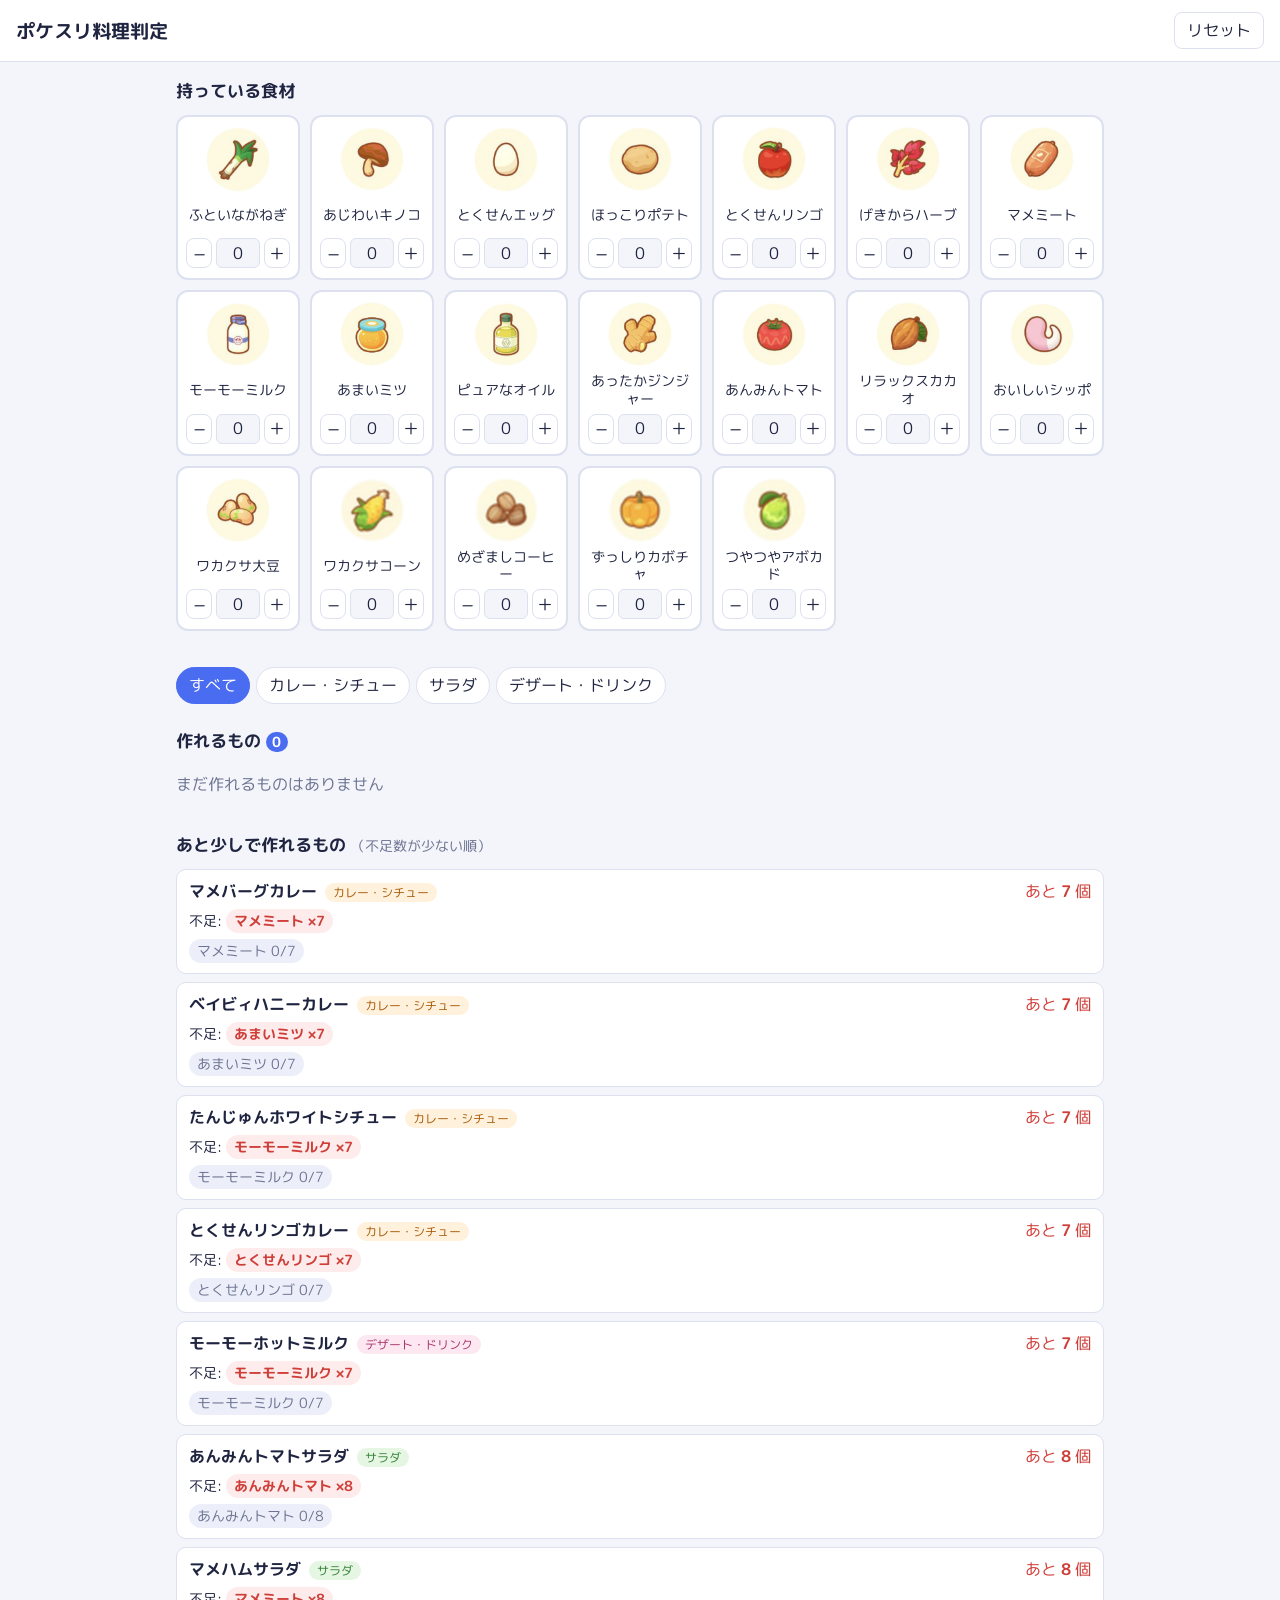
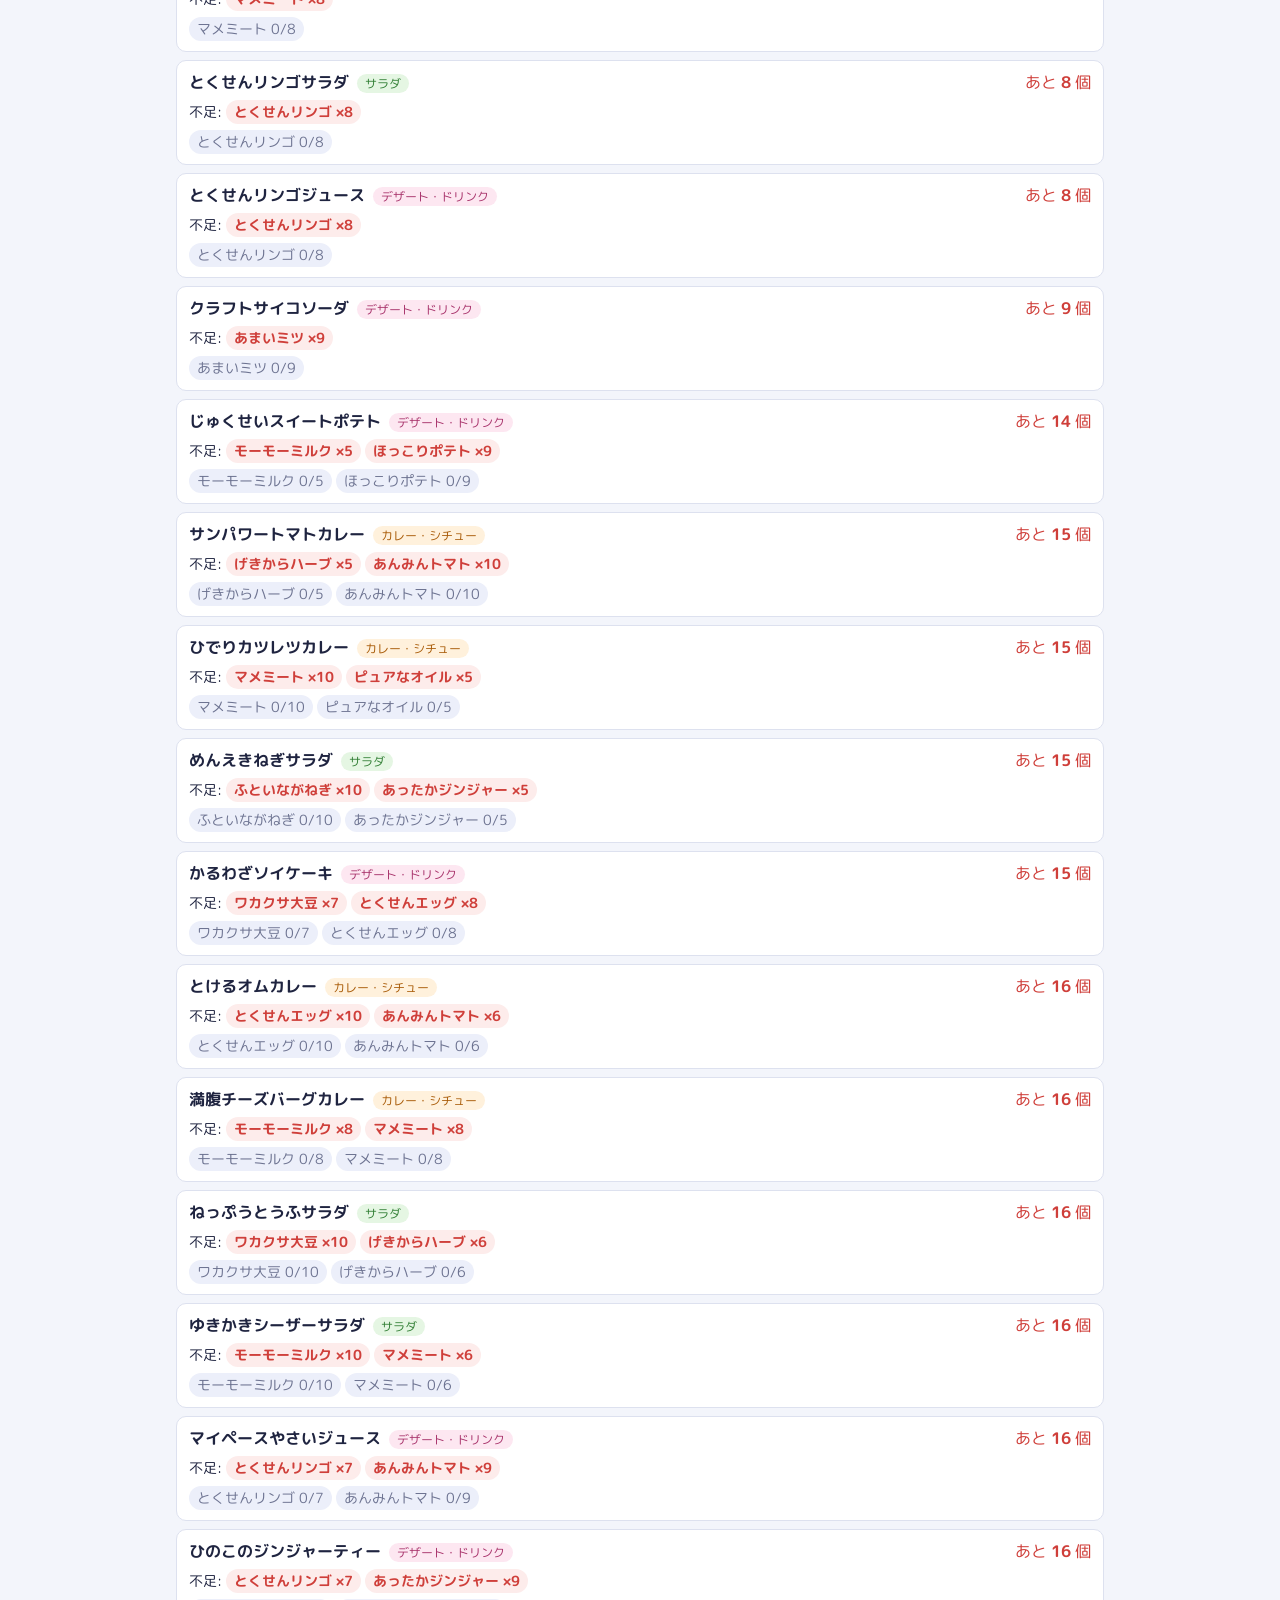
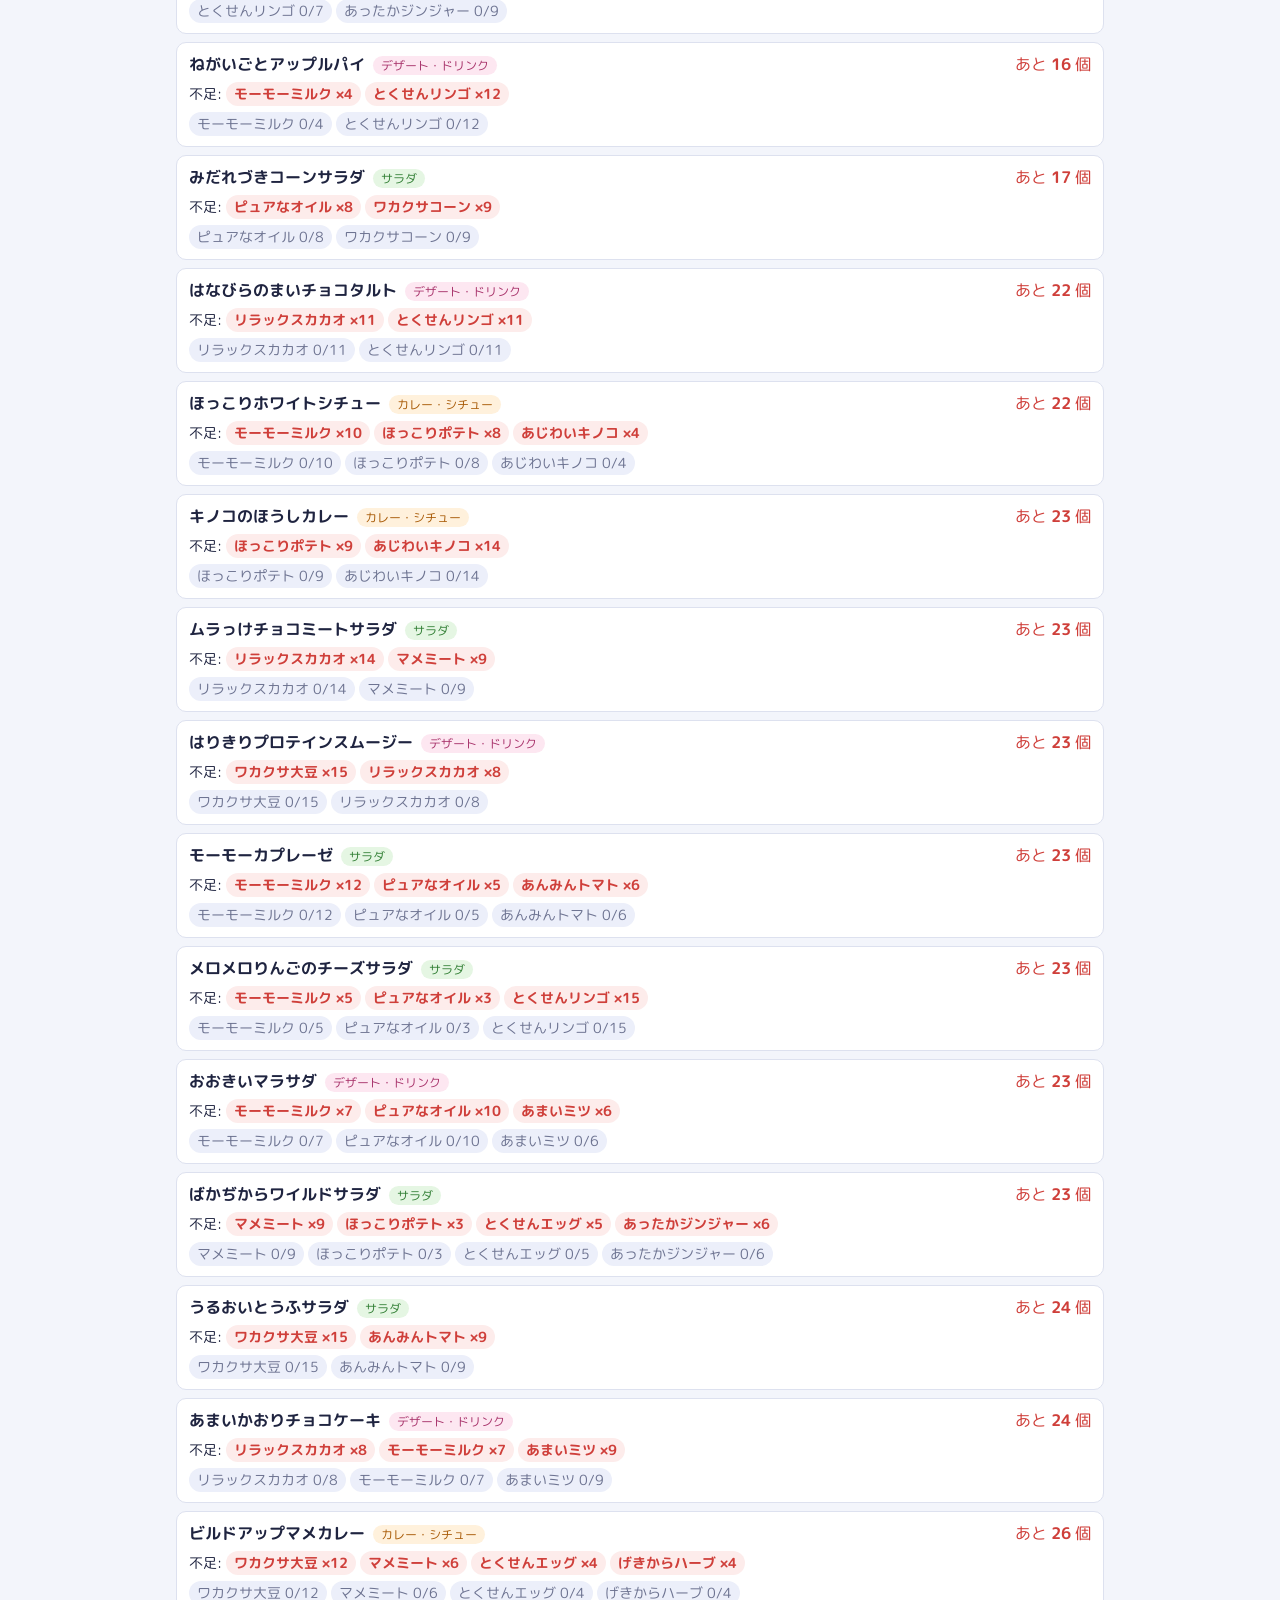
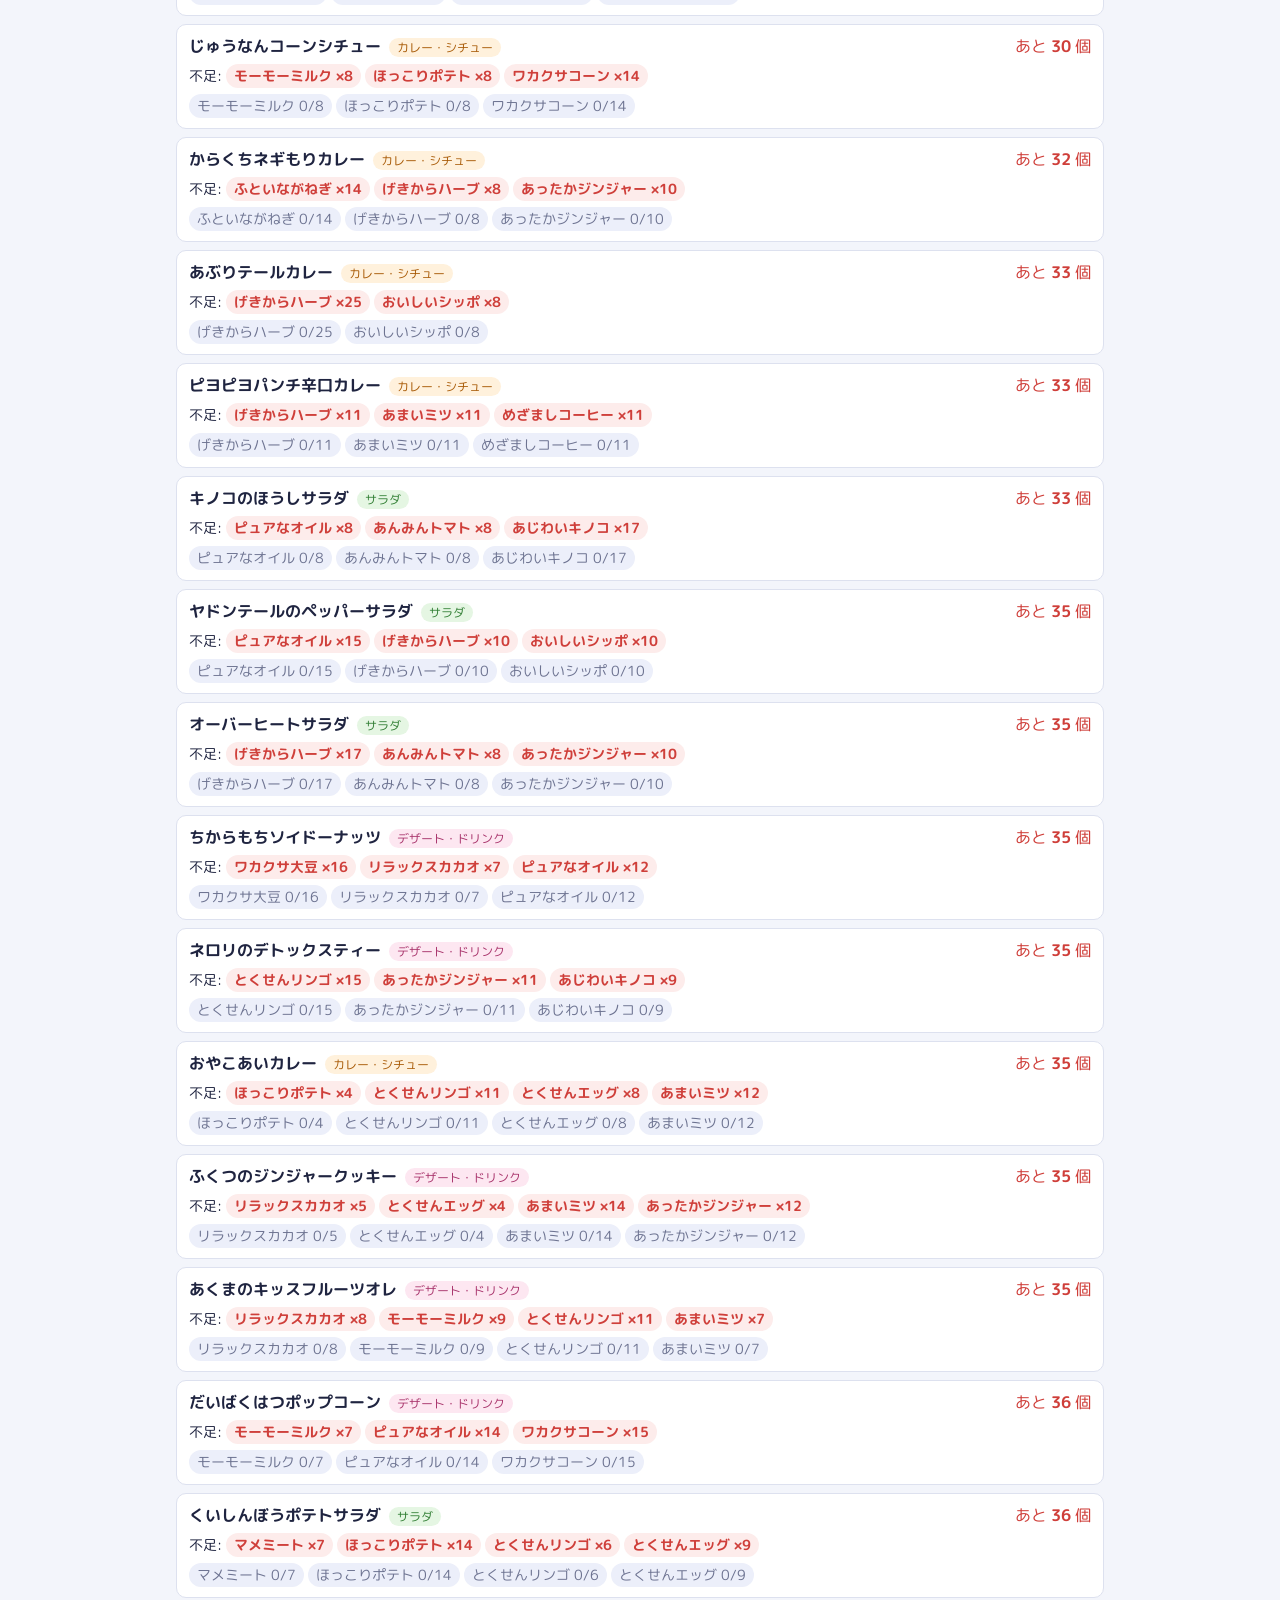
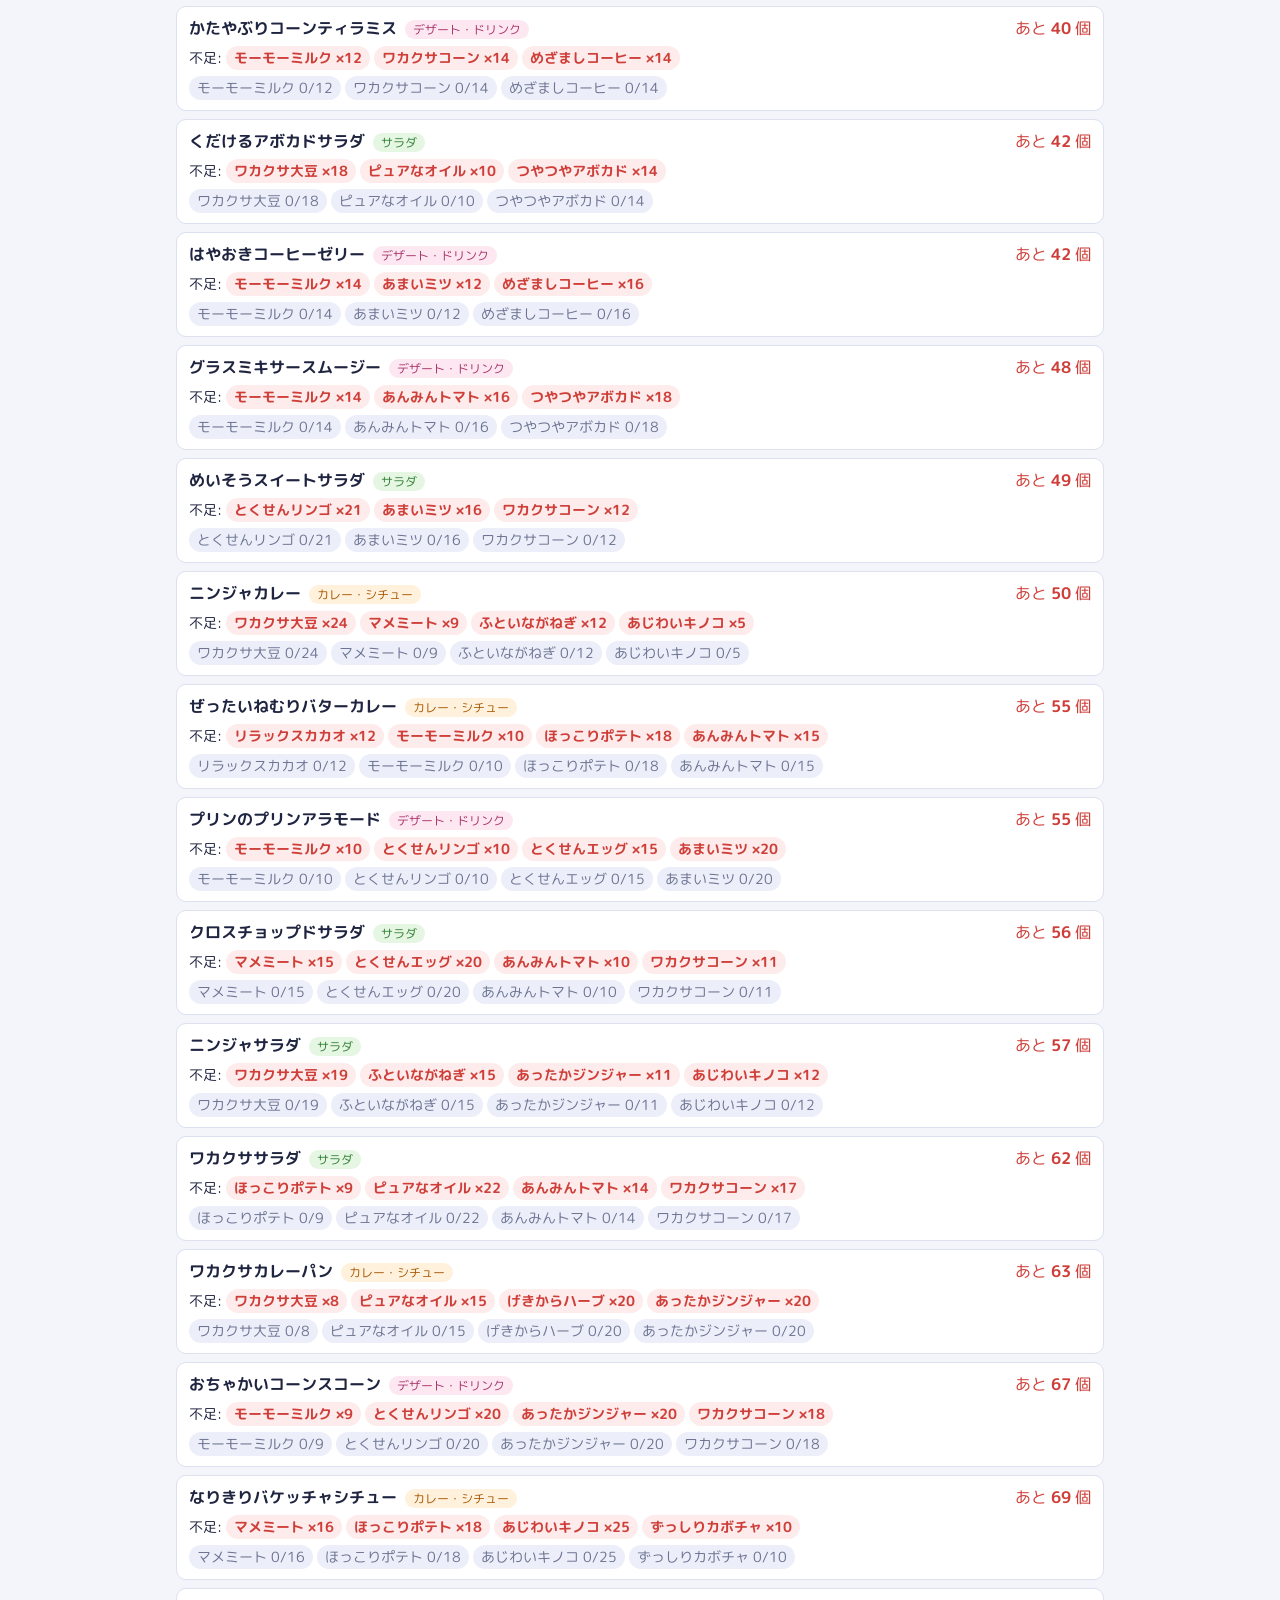
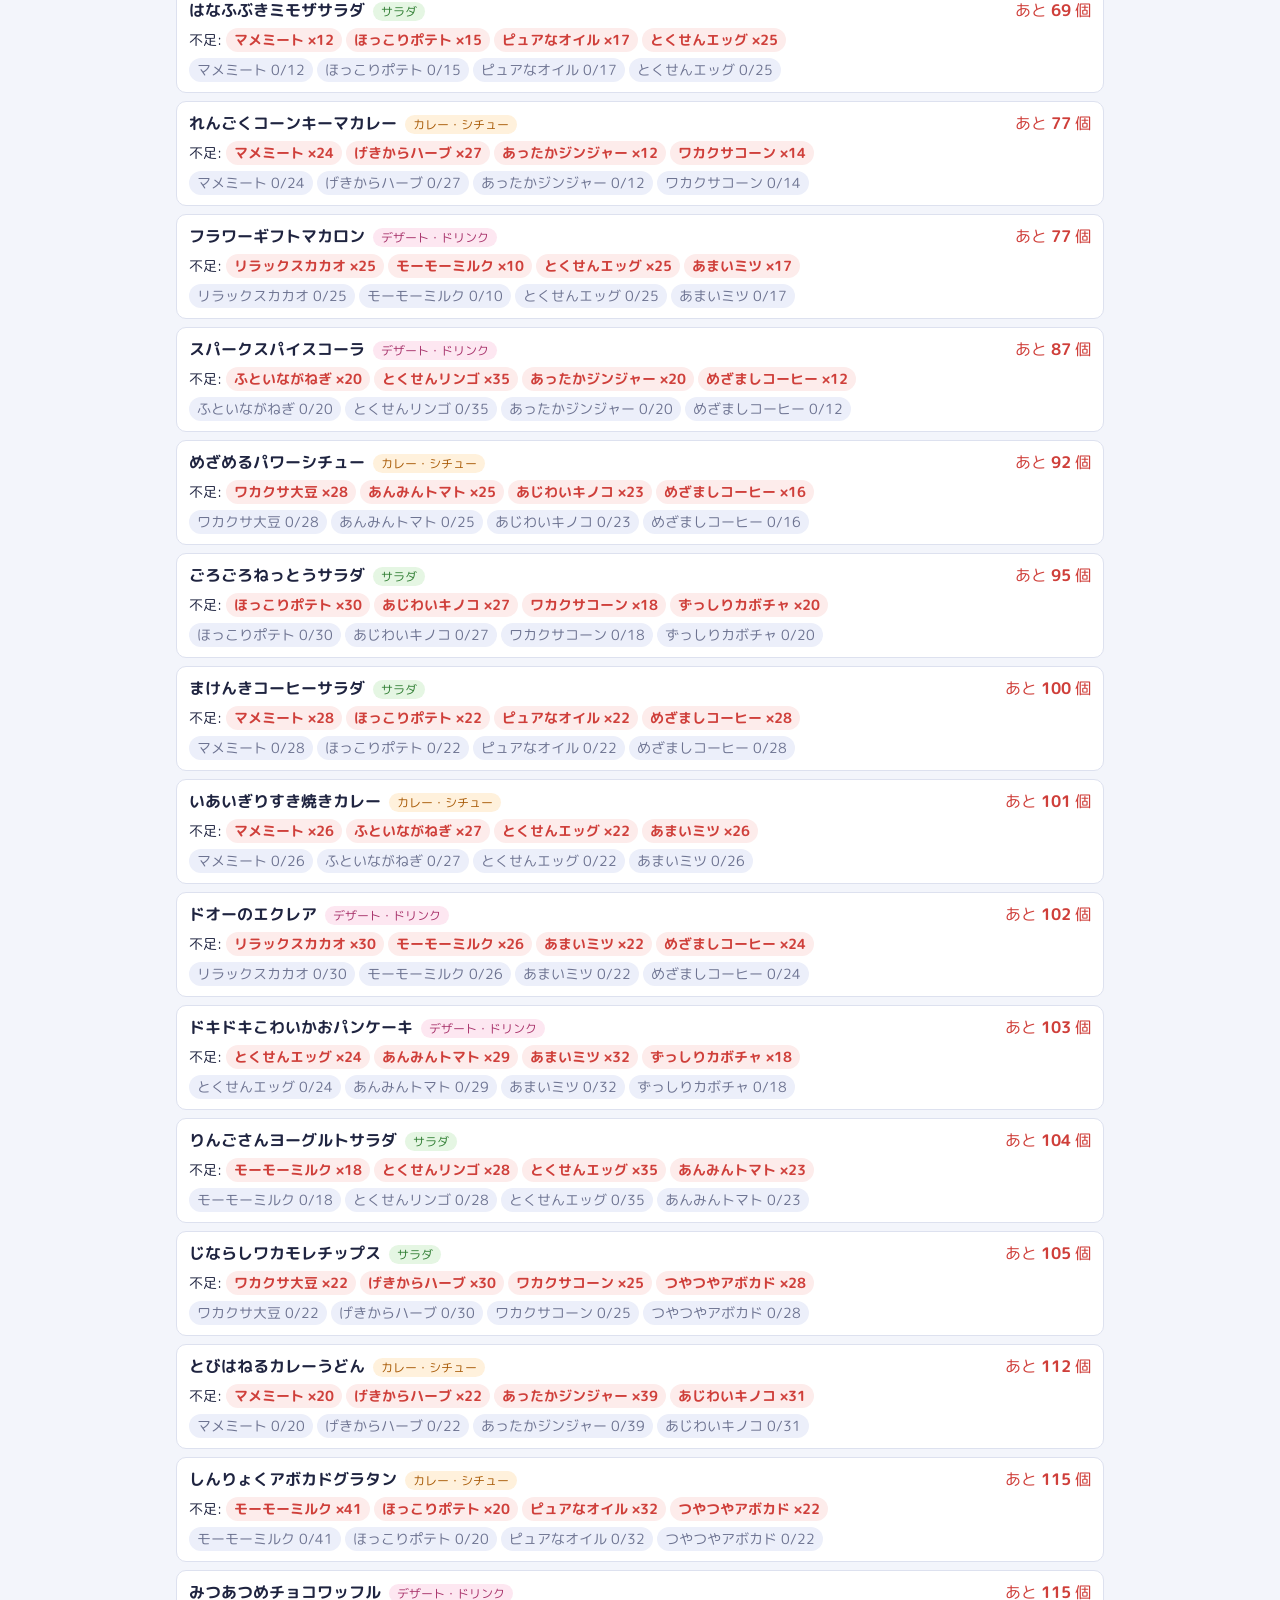
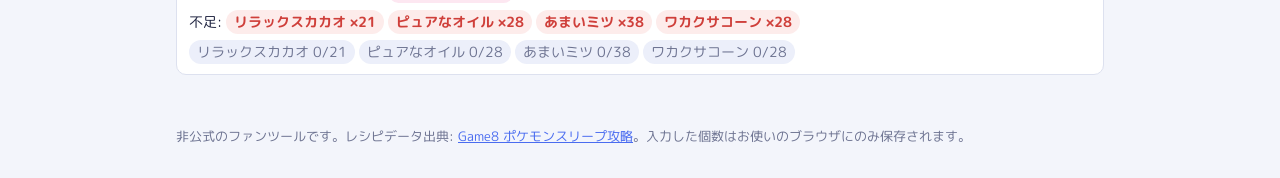
<file: index.html>
<!DOCTYPE html>
<html lang="ja">
<head>
  <meta charset="UTF-8">
  <meta name="viewport" content="width=device-width, initial-scale=1">
  <title>ポケスリ料理判定</title>
  <link rel="stylesheet" href="https://fonts.googleapis.com/css2?family=M+PLUS+Rounded+1c:wght@400;700&display=swap">
  <link rel="stylesheet" href="style.css">
</head>
<body>
  <header>
    <h1>ポケスリ料理判定</h1>
    <button id="reset" type="button">リセット</button>
  </header>

  <main>
    <section>
      <h2>持っている食材</h2>
      <div id="items" class="item-grid"></div>
    </section>

    <nav id="tabs" class="tabs"></nav>

    <section>
      <h2>作れるもの <span id="can-count" class="badge"></span></h2>
      <ul id="can-make" class="recipe-list"></ul>
    </section>

    <section>
      <h2>あと少しで作れるもの <small>（不足数が少ない順）</small></h2>
      <ul id="almost" class="recipe-list"></ul>
    </section>
  </main>

  <footer>
    非公式のファンツールです。レシピデータ出典: <a href="https://game8.jp/pokemonsleep/543259" target="_blank" rel="noopener">Game8 ポケモンスリープ攻略</a>。入力した個数はお使いのブラウザにのみ保存されます。
  </footer>

  <script src="data.js"></script>
  <script src="app.js"></script>
</body>
</html>
</file>
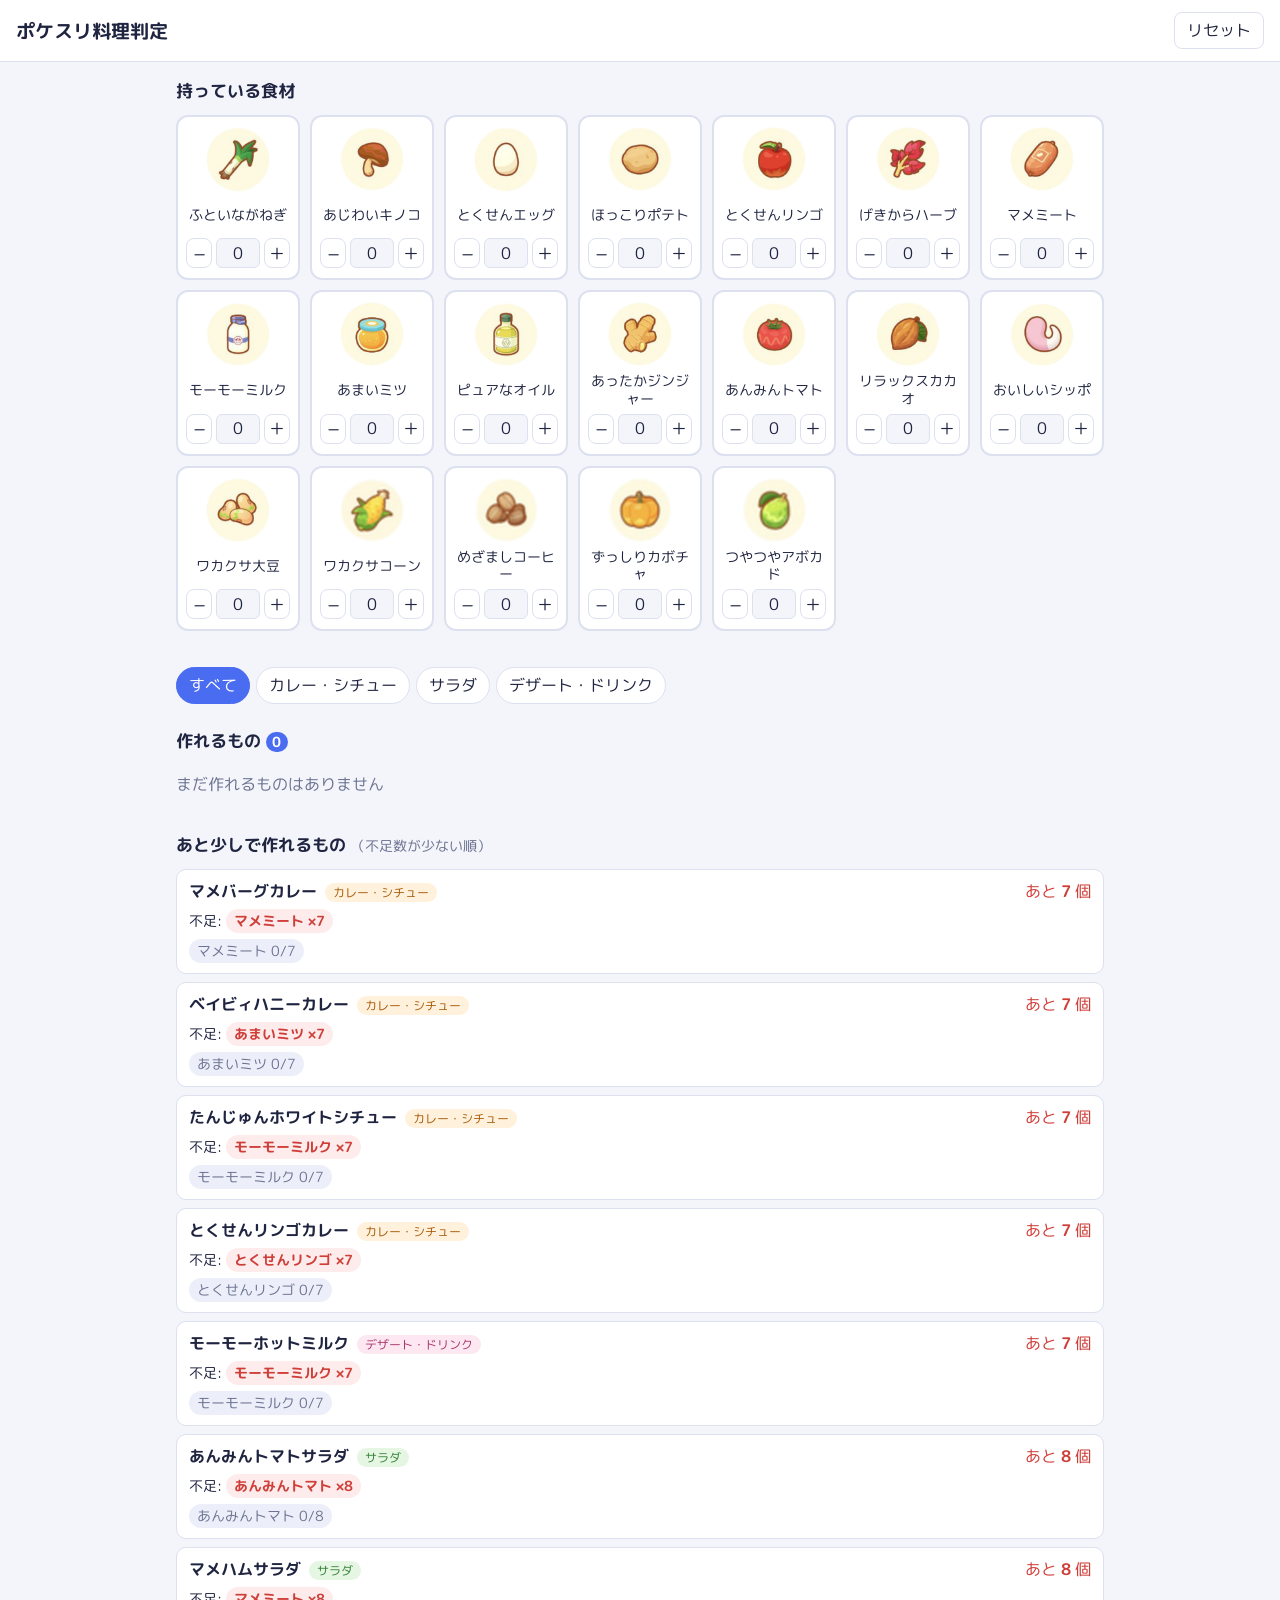
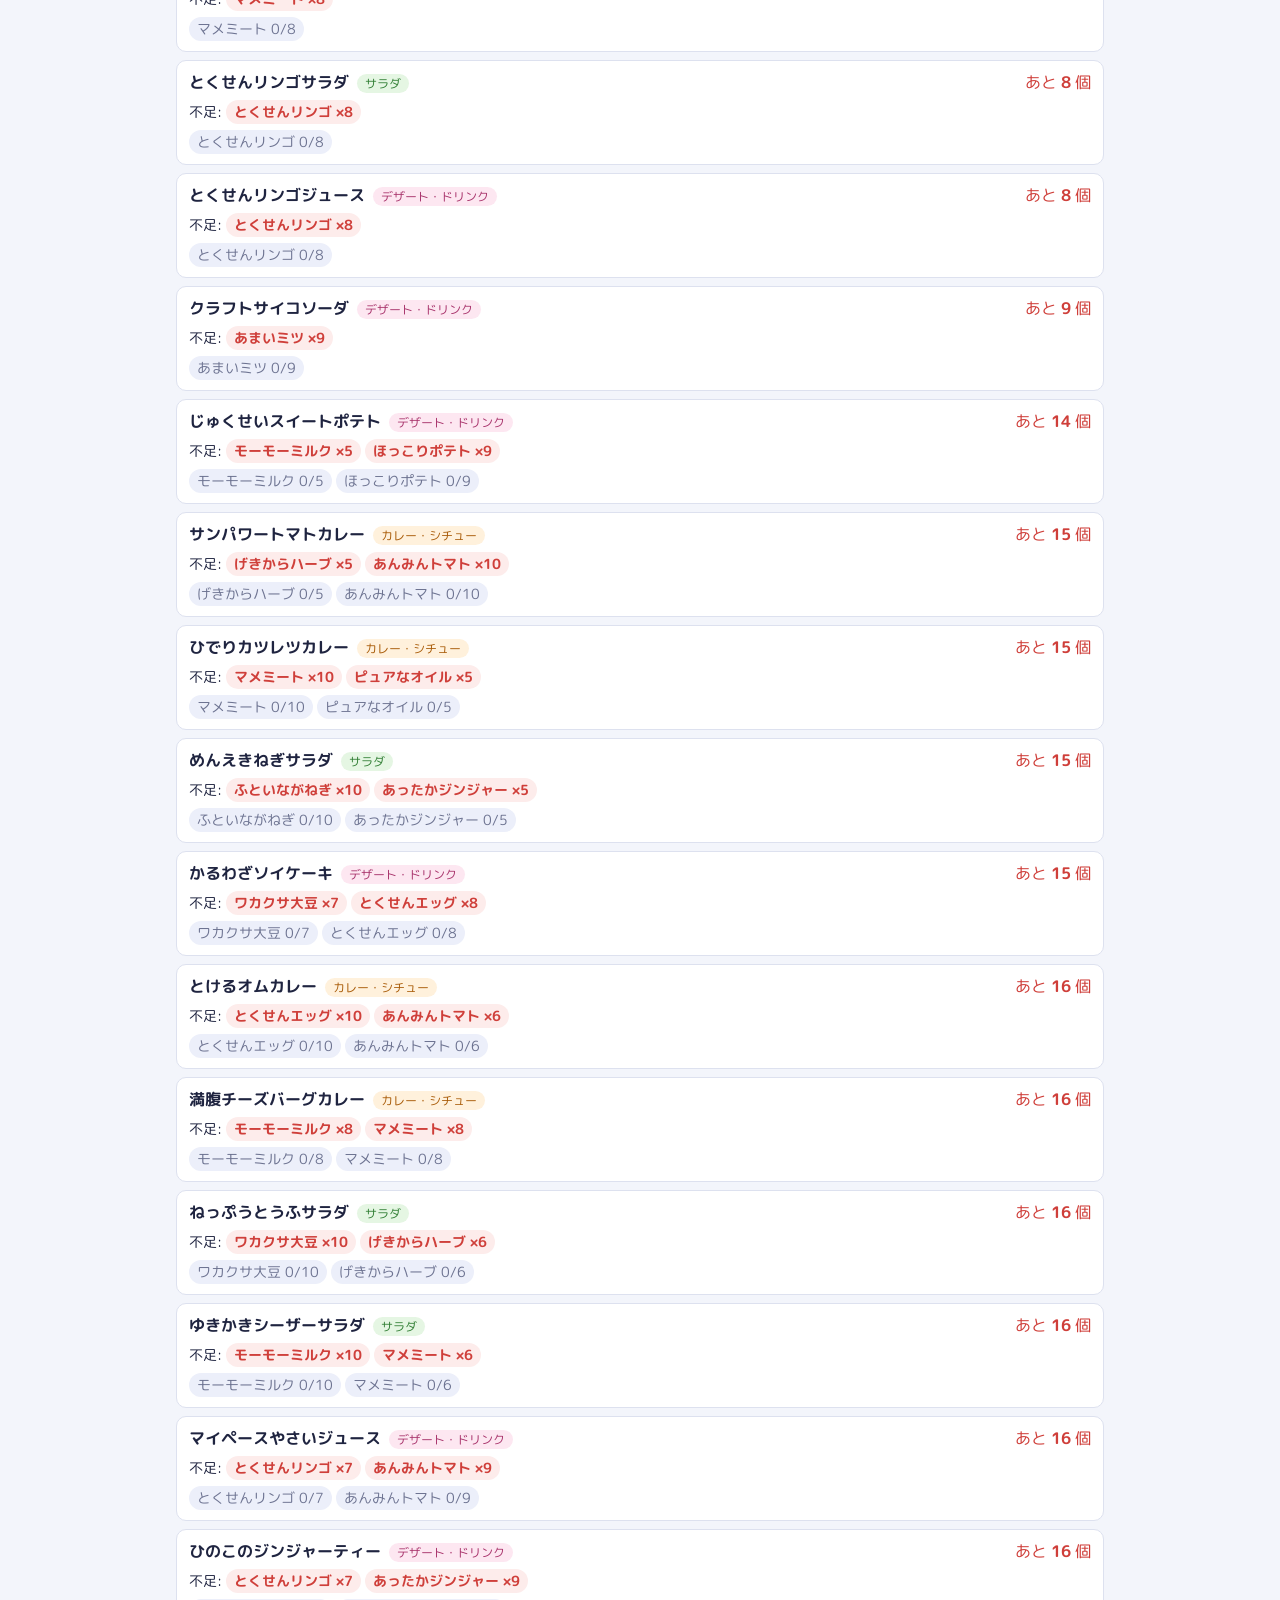
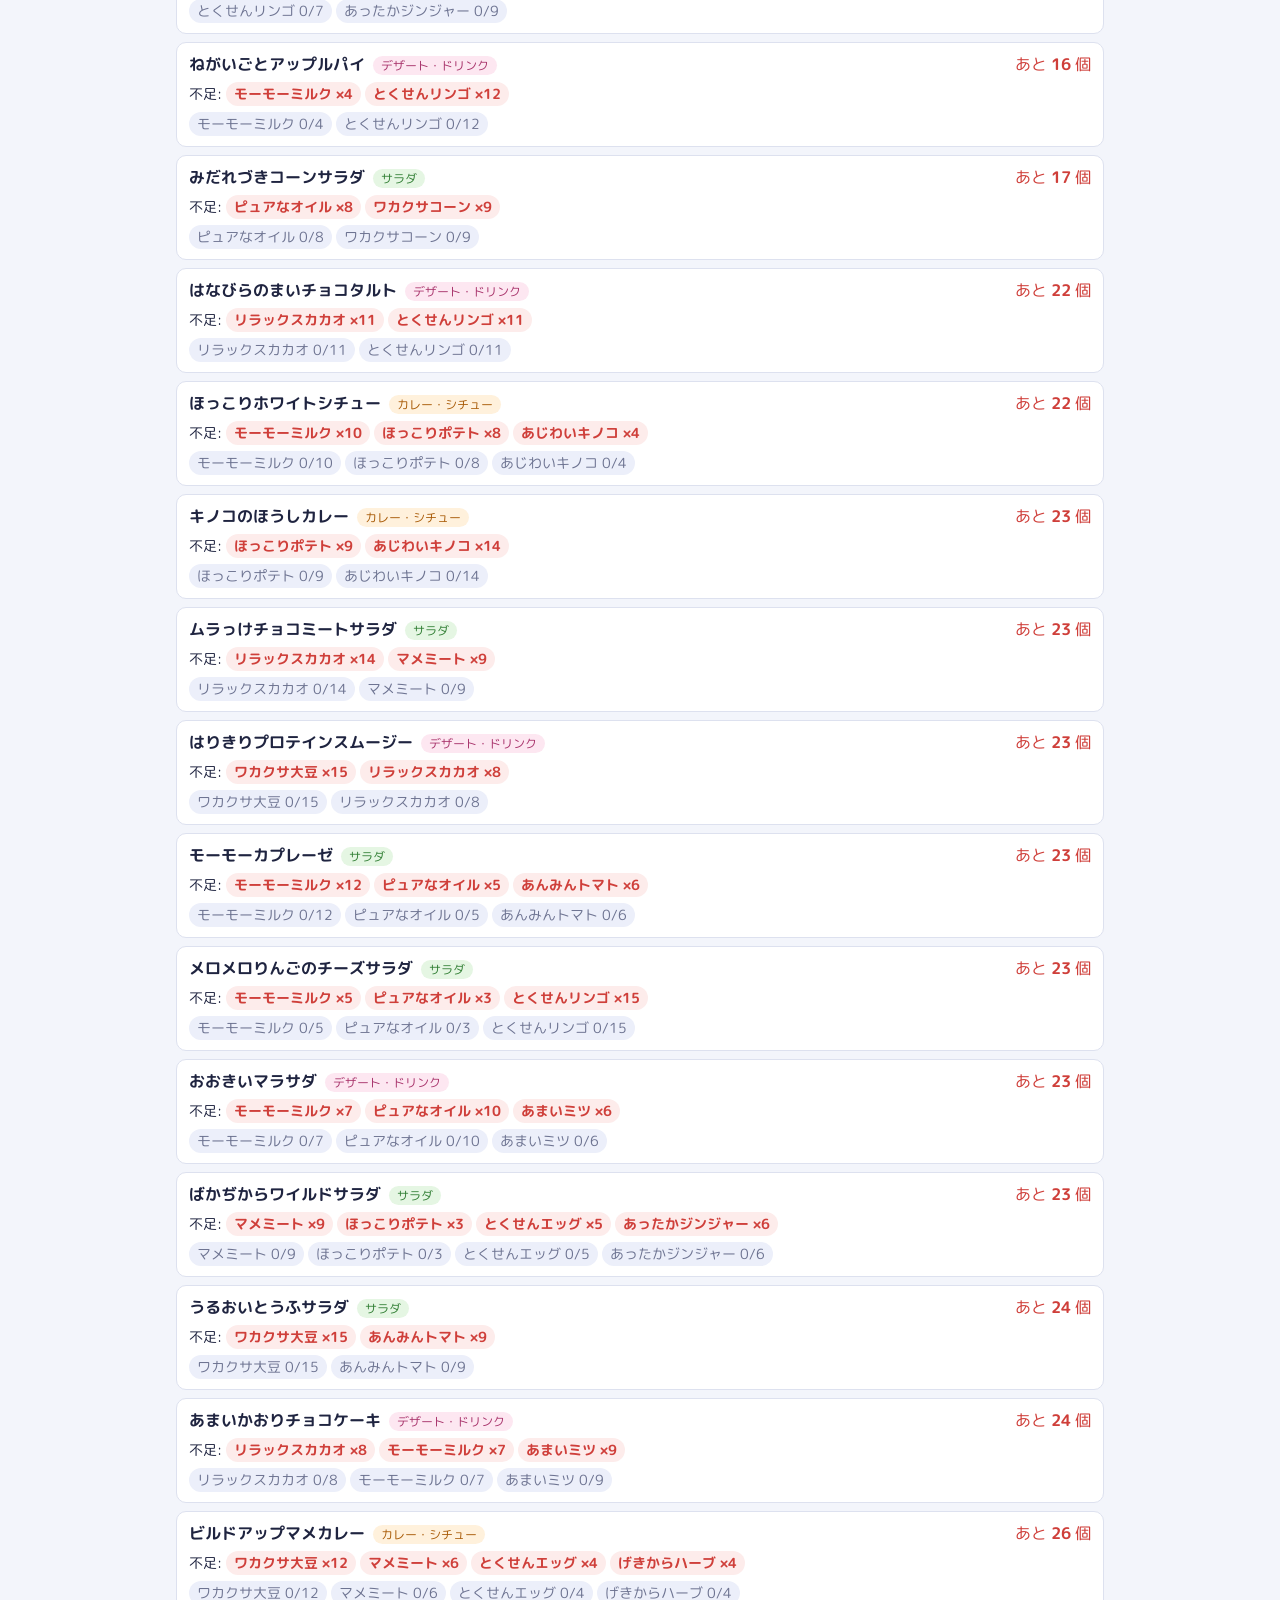
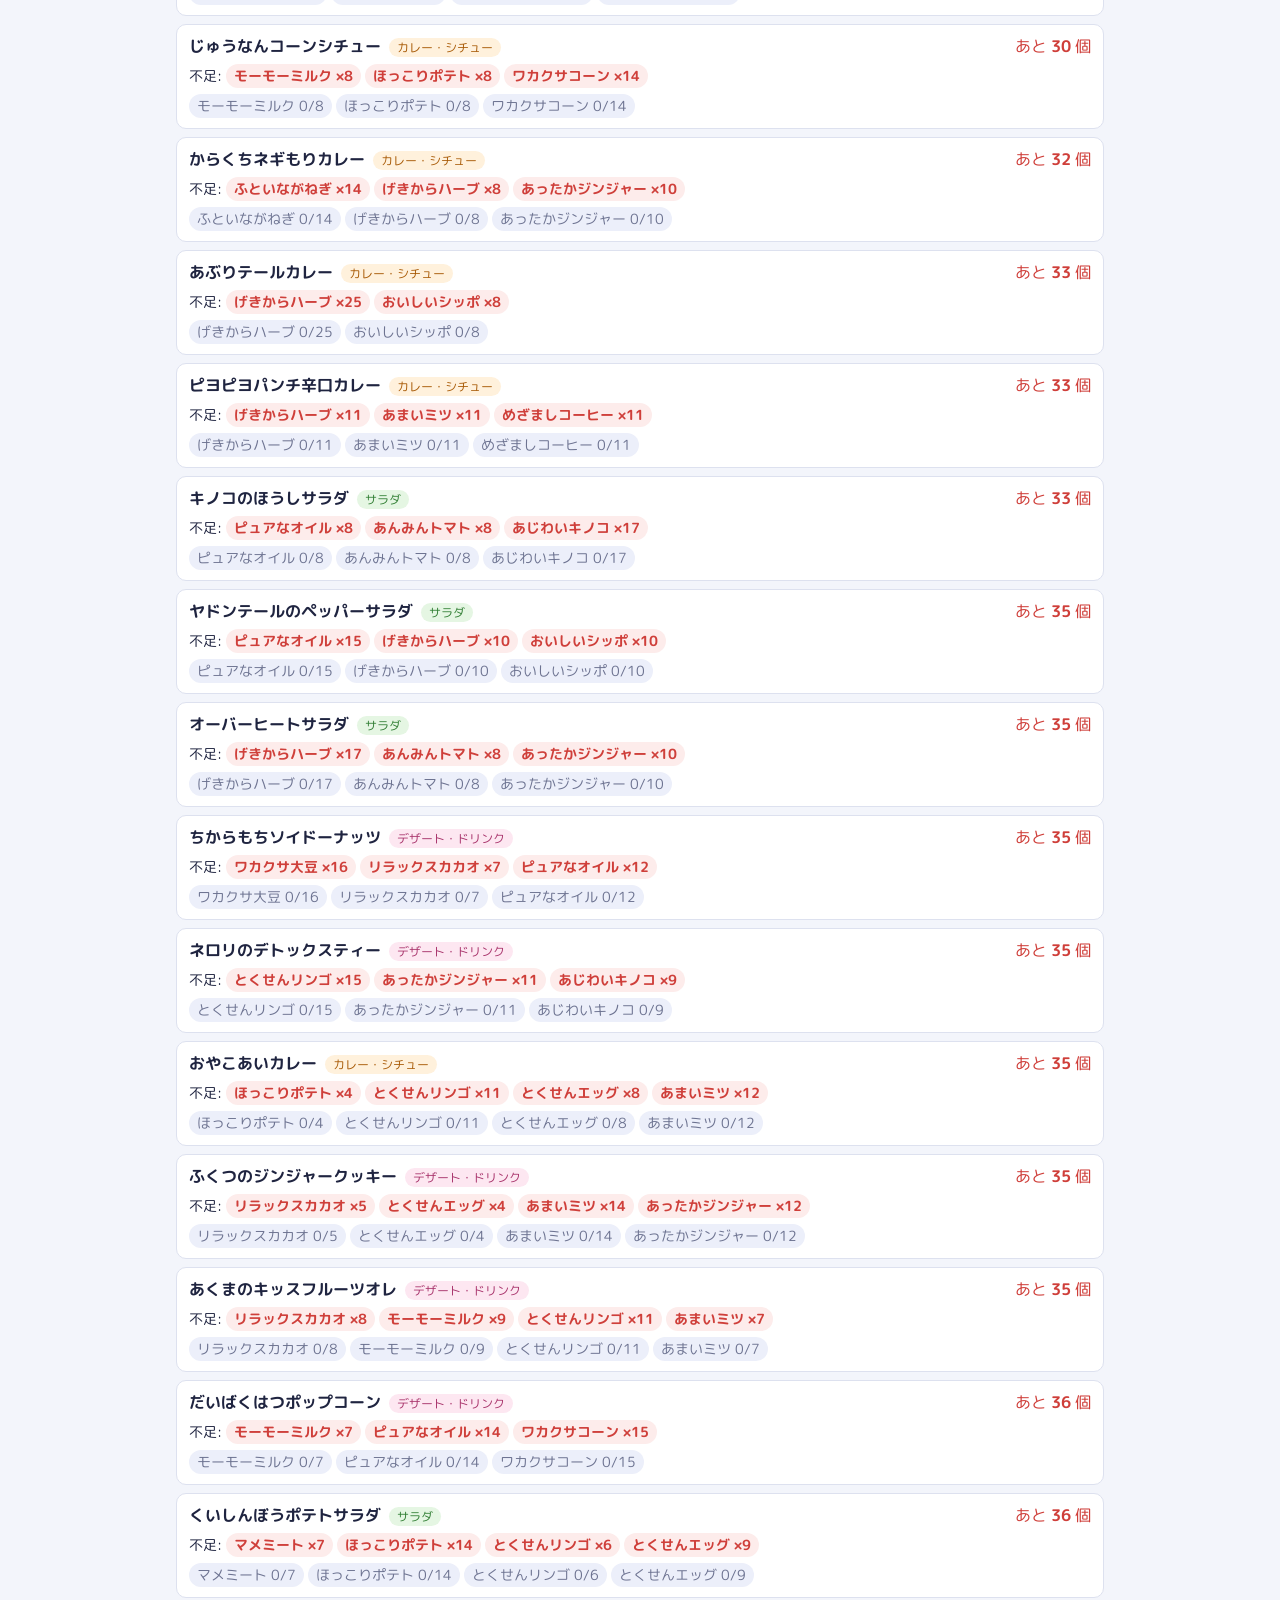
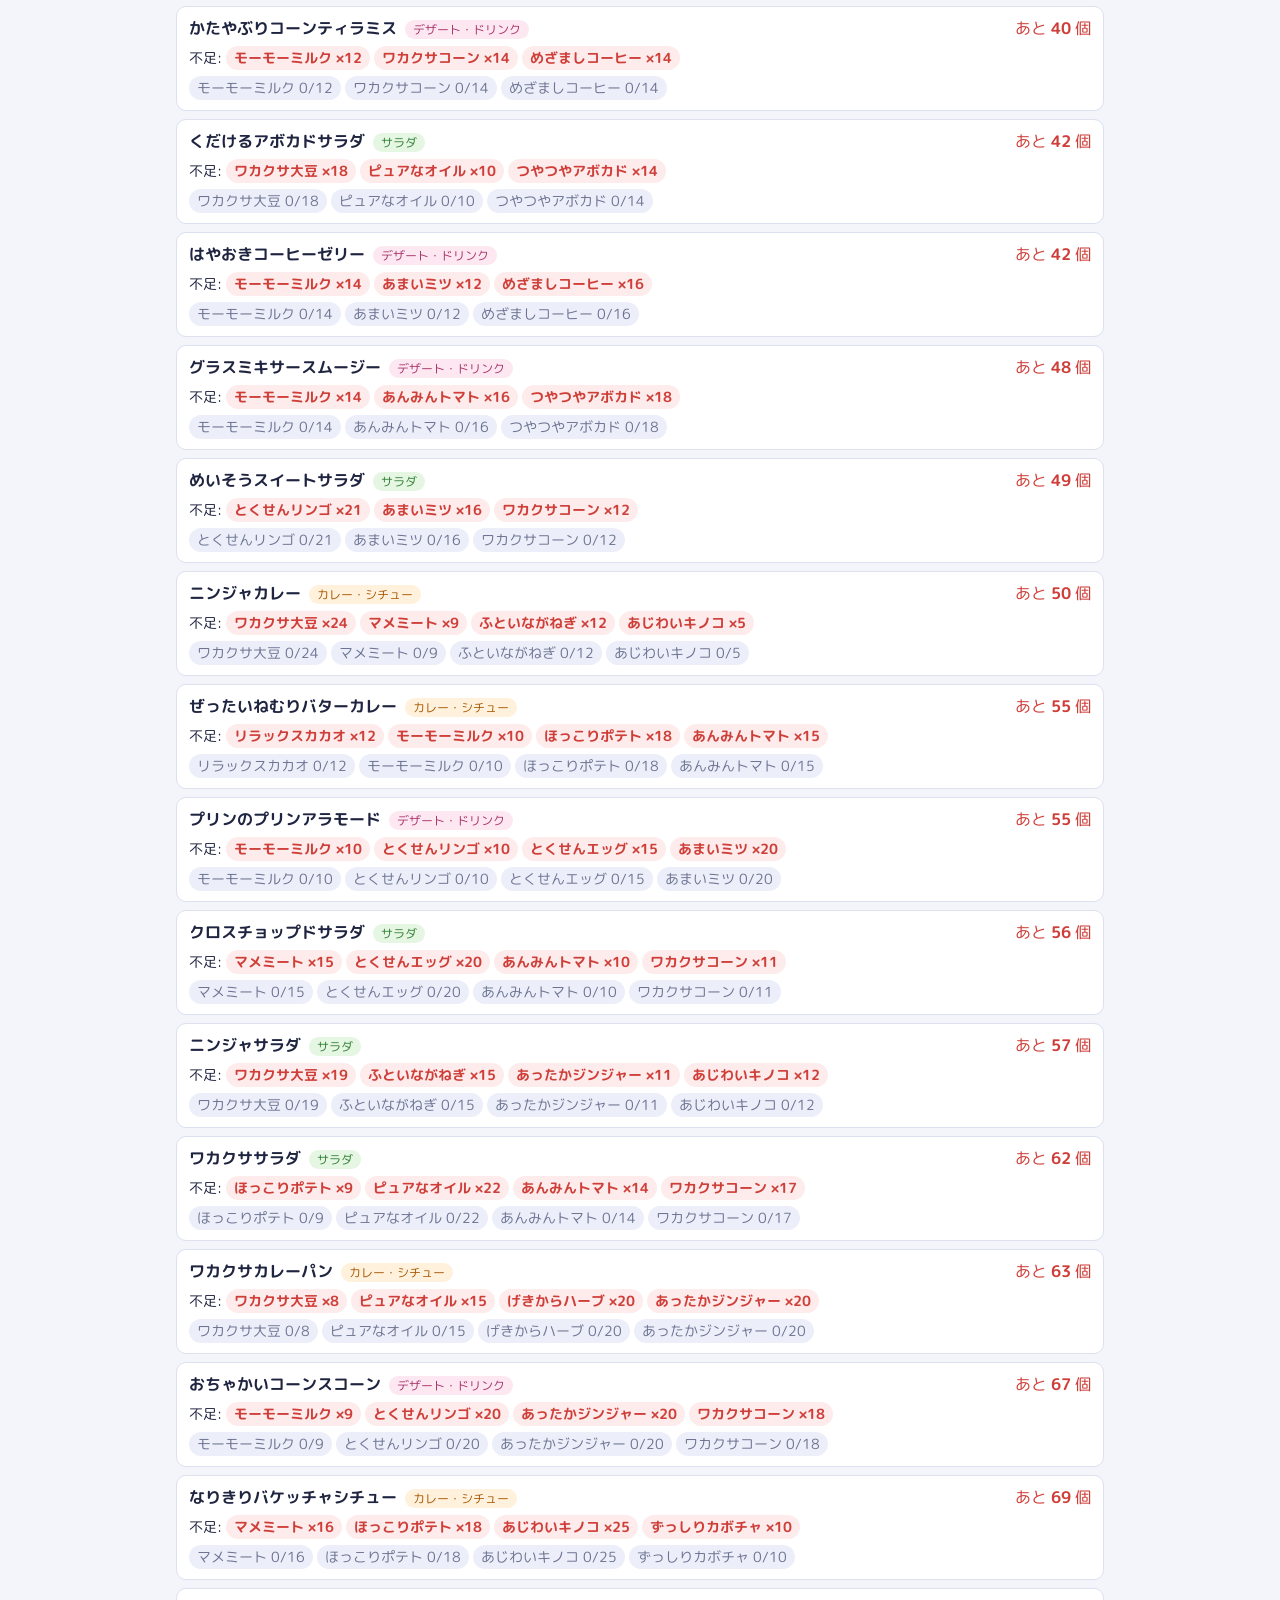
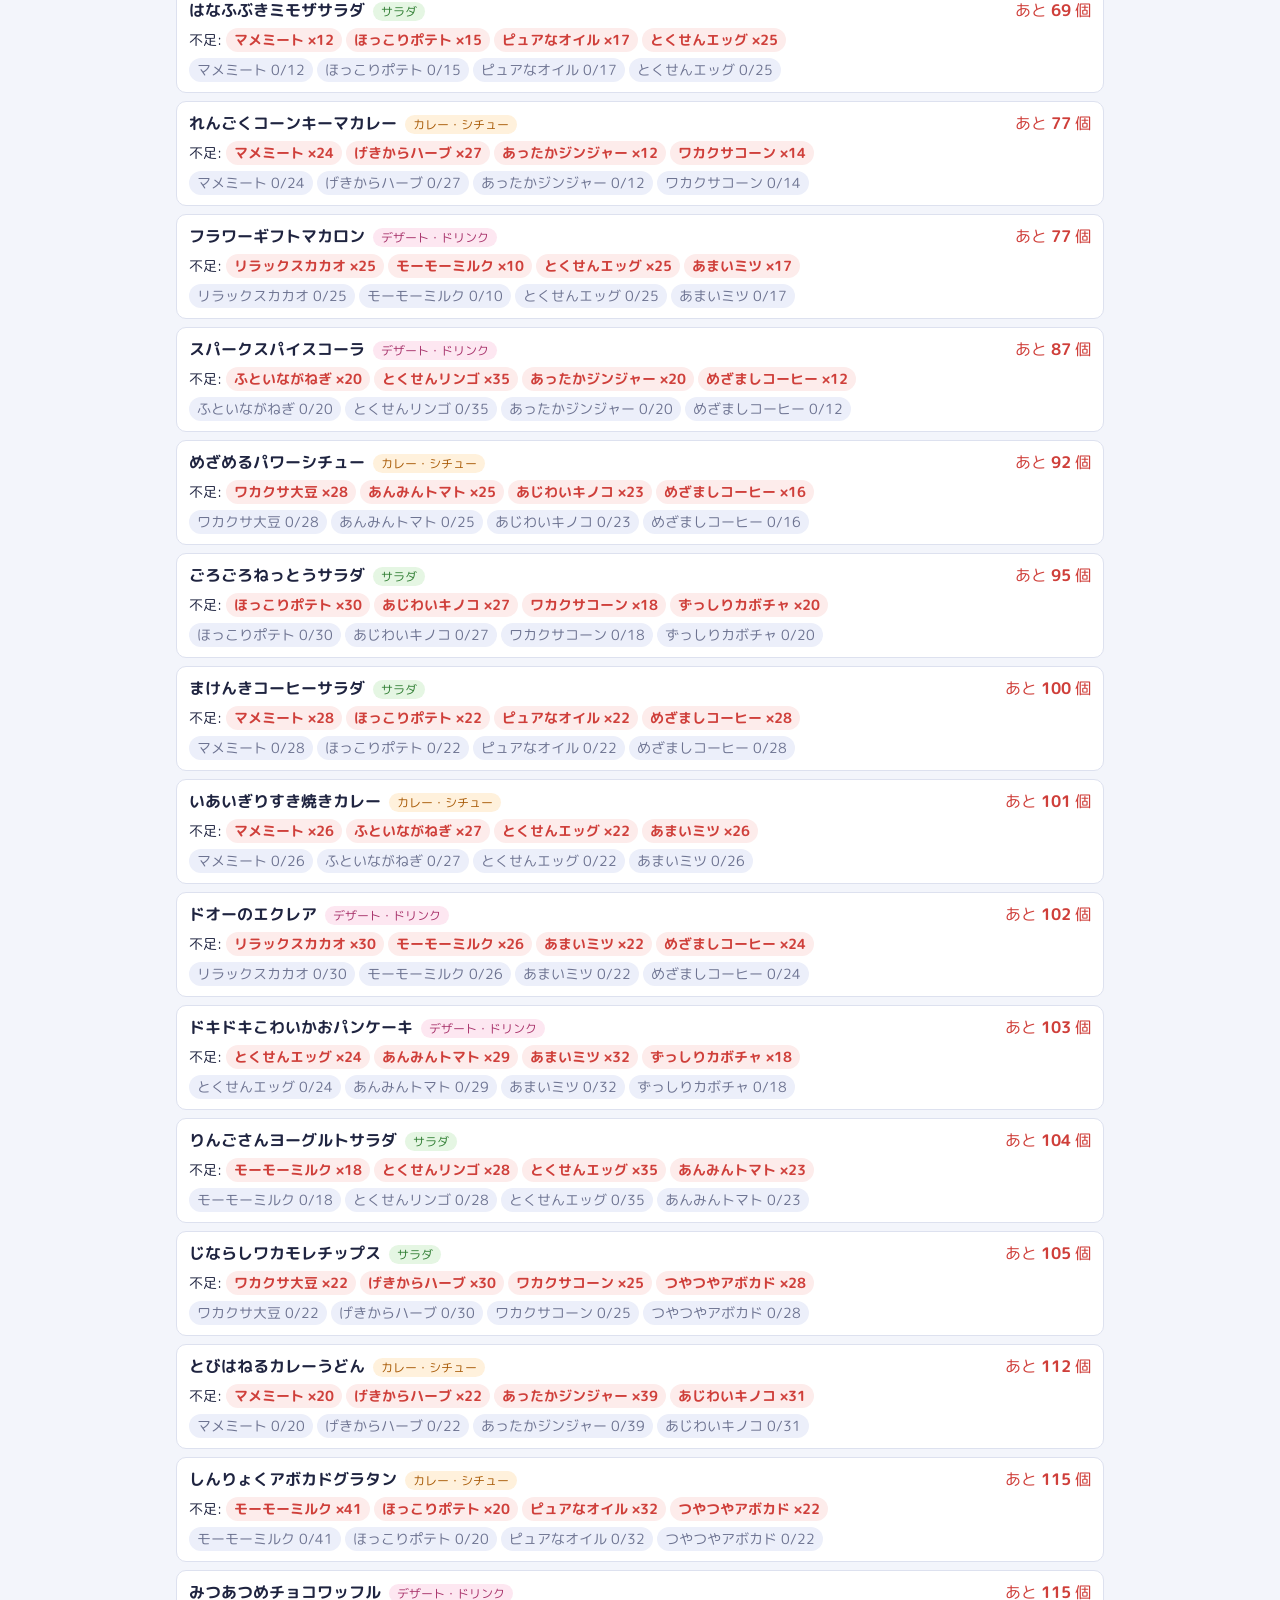
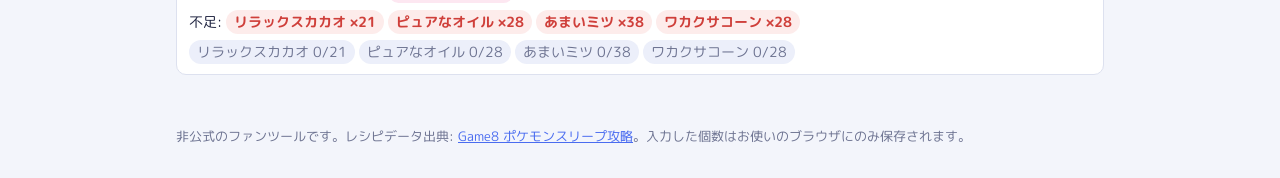
<file: public/index.html>
<!DOCTYPE html>
<html lang="ja">
<head>
<meta charset="UTF-8">
<meta name="viewport" content="width=device-width, initial-scale=1, viewport-fit=cover">
<meta name="description" content="手持ちの食材の数を入れると、ポケモンスリープで今作れる料理と、あと何個で作れるかを表示します。">
<title>ポケスリ料理判定</title>
<link rel="stylesheet" href="https://fonts.googleapis.com/css2?family=M+PLUS+Rounded+1c:wght@400;700&display=swap">
<style>
/* 夜空の青を基調にした、柔らかい丸ゴシックのツール画面 */
:root {
  --bg: #f3f5fb;
  --card: #ffffff;
  --text: #1f2440;
  --muted: #6d7391;
  --line: #dde1ef;
  --chip: #eceffa;
  --accent: #4a6cf0;
  --on-accent: #ffffff;
  --ok: #23854d;
  --ok-bg: #e3f5ea;
  --ng: #cf3f3a;
  --ng-bg: #fdeceb;
  --curry-bg: #fff1dc; --curry: #a85a06;
  --salad-bg: #e5f6e3; --salad: #2f7d32;
  --dessert-bg: #fde7f1; --dessert: #a8336b;
  --font: "M PLUS Rounded 1c", system-ui, -apple-system, "Hiragino Sans", "Yu Gothic UI", sans-serif;
}
@media (prefers-color-scheme: dark) {
  :root:not([data-theme="light"]) {
    --bg: #12152a; --card: #1c2040; --text: #e8eaf6; --muted: #9ba1c4; --line: #2e3460; --chip: #262b52;
    --accent: #7d95ff; --on-accent: #10132a;
    --ok: #6fd69a; --ok-bg: #18382a; --ng: #ff8a84; --ng-bg: #3d1e24;
    --curry-bg: #3a2a12; --curry: #ffbf6b; --salad-bg: #1c3420; --salad: #8fdc92; --dessert-bg: #3a1e2e; --dessert: #f59ac4;
    color-scheme: dark;
  }
}
:root[data-theme="dark"] {
  --bg: #12152a; --card: #1c2040; --text: #e8eaf6; --muted: #9ba1c4; --line: #2e3460; --chip: #262b52;
  --accent: #7d95ff; --on-accent: #10132a;
  --ok: #6fd69a; --ok-bg: #18382a; --ng: #ff8a84; --ng-bg: #3d1e24;
  --curry-bg: #3a2a12; --curry: #ffbf6b; --salad-bg: #1c3420; --salad: #8fdc92; --dessert-bg: #3a1e2e; --dessert: #f59ac4;
  color-scheme: dark;
}

* { box-sizing: border-box; }

body {
  margin: 0;
  font-family: var(--font);
  background: var(--bg);
  color: var(--text);
}

header {
  display: flex;
  justify-content: space-between;
  align-items: center;
  padding: 12px 16px;
  background: var(--card);
  border-bottom: 1px solid var(--line);
  position: sticky;
  top: env(safe-area-inset-top, 0px);
  z-index: 10;
}
header h1 { font-size: 1.2rem; margin: 0; }

main { max-width: 960px; margin: 0 auto; padding: 16px; }
section { margin-bottom: 28px; }
h2 { font-size: 1.05rem; margin: 0 0 12px; }
h2 small { color: var(--muted); font-weight: normal; }

button {
  font: inherit;
  cursor: pointer;
  border: 1px solid var(--line);
  background: var(--card);
  border-radius: 8px;
  padding: 6px 12px;
}
button:hover { border-color: var(--accent); }
#reset.confirm { background: var(--ng); border-color: var(--ng); color: var(--card); }

.badge {
  display: inline-block;
  min-width: 1.6em;
  padding: 0 6px;
  border-radius: 999px;
  background: var(--accent);
  color: var(--on-accent);
  font-size: 0.85rem;
  text-align: center;
}

/* ----- アイテム ----- */
.item-grid {
  display: grid;
  grid-template-columns: repeat(auto-fill, minmax(120px, 1fr));
  gap: 10px;
}

.item-card {
  background: var(--card);
  border: 2px solid var(--line);
  border-radius: 12px;
  padding: 10px 8px;
  text-align: center;
  transition: border-color .15s;
}
.item-card.owned { border-color: var(--accent); }

.item-img {
  width: 64px;
  height: 64px;
  margin: 0 auto 6px;
  display: grid;
  place-items: center;
}
.item-img img { max-width: 100%; max-height: 100%; }
.item-img .fallback {
  display: none;
  width: 56px;
  height: 56px;
  border-radius: 50%;
  background: var(--chip);
  font-size: 1.4rem;
  font-weight: bold;
  line-height: 56px;
}
.item-img.no-img img { display: none; }
.item-img.no-img .fallback { display: block; }

.item-name { font-size: 0.85rem; line-height: 1.3; min-height: 2.6em; margin-bottom: 6px; display: flex; align-items: center; justify-content: center; }

.counter { display: flex; align-items: center; justify-content: center; gap: 4px; }
.counter button { width: 30px; height: 30px; padding: 0; font-size: 1.1rem; }
.counter input {
  width: 44px;
  height: 30px;
  text-align: center;
  font: inherit;
  border: 1px solid var(--line);
  border-radius: 6px;
  -moz-appearance: textfield;
}
.counter input::-webkit-outer-spin-button,
.counter input::-webkit-inner-spin-button { -webkit-appearance: none; margin: 0; }

/* ----- カテゴリタブ ----- */
.tabs {
  display: flex;
  flex-wrap: wrap;
  gap: 6px;
  margin-bottom: 16px;
  position: sticky;
  top: calc(env(safe-area-inset-top, 0px) + 54px);
  background: var(--bg);
  padding: 8px 0;
  z-index: 5;
}
.tabs button { border-radius: 999px; }
.tabs button.active { background: var(--accent); border-color: var(--accent); color: var(--on-accent); }

.cat {
  margin-left: 8px;
  font-size: 0.75rem;
  font-weight: normal;
  padding: 1px 8px;
  border-radius: 999px;
  vertical-align: middle;
}
.cat-curry { background: var(--curry-bg); color: var(--curry); }
.cat-salad { background: var(--salad-bg); color: var(--salad); }
.cat-dessert { background: var(--dessert-bg); color: var(--dessert); }

/* ----- レシピ ----- */
.recipe-list { list-style: none; padding: 0; margin: 0; display: grid; gap: 8px; }

.recipe {
  background: var(--card);
  border: 1px solid var(--line);
  border-radius: 10px;
  padding: 10px 12px;
}
.recipe.can { border-left: 5px solid var(--ok); }

.recipe-head { display: flex; justify-content: space-between; align-items: baseline; gap: 8px; }
.recipe-name { font-weight: bold; }
.total { color: var(--ng); white-space: nowrap; }

.lacks, .reqs { margin-top: 6px; display: flex; flex-wrap: wrap; gap: 4px; align-items: center; font-size: 0.85rem; }
.lack, .req { padding: 2px 8px; border-radius: 999px; }
.lack { background: var(--ng-bg); color: var(--ng); font-weight: bold; }
.req.ok { background: var(--ok-bg); color: var(--ok); }
.req.ng { background: var(--chip); color: var(--muted); }

.empty { color: var(--muted); padding: 8px 0; }

button, input { color: var(--text); }
button:focus-visible, input:focus-visible { outline: 2px solid var(--accent); outline-offset: 2px; }
.counter input { background: var(--bg); }

footer { max-width: 960px; margin: 0 auto; padding: 8px 16px 32px; color: var(--muted); font-size: 0.8rem; }
footer a { color: var(--accent); }

@media (max-width: 420px) {
  .item-grid { grid-template-columns: repeat(3, 1fr); gap: 6px; }
  .item-card { padding: 8px 4px; }
  .counter button { width: 26px; }
  .counter input { width: 36px; }
}

</style>
</head>
<body>
<header>
    <h1>ポケスリ料理判定</h1>
    <button id="reset" type="button">リセット</button>
  </header>

  <main>
    <section>
      <h2>持っている食材</h2>
      <div id="items" class="item-grid"></div>
    </section>

    <nav id="tabs" class="tabs"></nav>

    <section>
      <h2>作れるもの <span id="can-count" class="badge"></span></h2>
      <ul id="can-make" class="recipe-list"></ul>
    </section>

    <section>
      <h2>あと少しで作れるもの <small>（不足数が少ない順）</small></h2>
      <ul id="almost" class="recipe-list"></ul>
    </section>
  </main>

  <footer>
    非公式のファンツールです。レシピデータ出典: <a href="https://game8.jp/pokemonsleep/543259" target="_blank" rel="noopener">Game8 ポケモンスリープ攻略</a>。入力した個数はお使いのブラウザにのみ保存されます。
  </footer>
<script>
// ===== 食材定義 =====
// image: images フォルダに置く画像（無い場合は名前の頭文字を表示）
const ITEMS = [
  { id: "leek", name: "ふといながねぎ", image: "images/leek.png" },
  { id: "mushroom", name: "あじわいキノコ", image: "images/mushroom.png" },
  { id: "egg", name: "とくせんエッグ", image: "images/egg.png" },
  { id: "potato", name: "ほっこりポテト", image: "images/potato.png" },
  { id: "apple", name: "とくせんリンゴ", image: "images/apple.png" },
  { id: "herb", name: "げきからハーブ", image: "images/herb.png" },
  { id: "sausage", name: "マメミート", image: "images/sausage.png" },
  { id: "milk", name: "モーモーミルク", image: "images/milk.png" },
  { id: "honey", name: "あまいミツ", image: "images/honey.png" },
  { id: "oil", name: "ピュアなオイル", image: "images/oil.png" },
  { id: "ginger", name: "あったかジンジャー", image: "images/ginger.png" },
  { id: "tomato", name: "あんみんトマト", image: "images/tomato.png" },
  { id: "cacao", name: "リラックスカカオ", image: "images/cacao.png" },
  { id: "tail", name: "おいしいシッポ", image: "images/tail.png" },
  { id: "soy", name: "ワカクサ大豆", image: "images/soy.png" },
  { id: "corn", name: "ワカクサコーン", image: "images/corn.png" },
  { id: "coffee", name: "めざましコーヒー", image: "images/coffee.png" },
  { id: "pumpkin", name: "ずっしりカボチャ", image: "images/pumpkin.png" },
  { id: "avocado", name: "つやつやアボカド", image: "images/avocado.png" },
];

// ===== カテゴリ =====
const CATEGORIES = [
  { id: "curry", name: "カレー・シチュー" },
  { id: "salad", name: "サラダ" },
  { id: "dessert", name: "デザート・ドリンク" },
];

// ===== レシピ定義（出典: game8 ポケモンスリープ料理レシピ一覧） =====
// requires: { 食材id: 必要数, ... }
const RECIPES = [
  // --- curry ---
  { category: "curry", name: "とびはねるカレーうどん", requires: { sausage: 20, herb: 22, ginger: 39, mushroom: 31 } },
  { category: "curry", name: "しんりょくアボカドグラタン", requires: { milk: 41, potato: 20, oil: 32, avocado: 22 } },
  { category: "curry", name: "いあいぎりすき焼きカレー", requires: { sausage: 26, leek: 27, egg: 22, honey: 26 } },
  { category: "curry", name: "めざめるパワーシチュー", requires: { soy: 28, tomato: 25, mushroom: 23, coffee: 16 } },
  { category: "curry", name: "なりきりバケッチャシチュー", requires: { sausage: 16, potato: 18, mushroom: 25, pumpkin: 10 } },
  { category: "curry", name: "れんごくコーンキーマカレー", requires: { sausage: 24, herb: 27, ginger: 12, corn: 14 } },
  { category: "curry", name: "ワカクサカレーパン", requires: { soy: 8, oil: 15, herb: 20, ginger: 20 } },
  { category: "curry", name: "ニンジャカレー", requires: { soy: 24, sausage: 9, leek: 12, mushroom: 5 } },
  { category: "curry", name: "ぜったいねむりバターカレー", requires: { cacao: 12, milk: 10, potato: 18, tomato: 15 } },
  { category: "curry", name: "あぶりテールカレー", requires: { herb: 25, tail: 8 } },
  { category: "curry", name: "からくちネギもりカレー", requires: { leek: 14, herb: 8, ginger: 10 } },
  { category: "curry", name: "ピヨピヨパンチ辛口カレー", requires: { herb: 11, honey: 11, coffee: 11 } },
  { category: "curry", name: "じゅうなんコーンシチュー", requires: { milk: 8, potato: 8, corn: 14 } },
  { category: "curry", name: "おやこあいカレー", requires: { potato: 4, apple: 11, egg: 8, honey: 12 } },
  { category: "curry", name: "キノコのほうしカレー", requires: { potato: 9, mushroom: 14 } },
  { category: "curry", name: "ビルドアップマメカレー", requires: { soy: 12, sausage: 6, egg: 4, herb: 4 } },
  { category: "curry", name: "ほっこりホワイトシチュー", requires: { milk: 10, potato: 8, mushroom: 4 } },
  { category: "curry", name: "とけるオムカレー", requires: { egg: 10, tomato: 6 } },
  { category: "curry", name: "サンパワートマトカレー", requires: { herb: 5, tomato: 10 } },
  { category: "curry", name: "ひでりカツレツカレー", requires: { sausage: 10, oil: 5 } },
  { category: "curry", name: "満腹チーズバーグカレー", requires: { milk: 8, sausage: 8 } },
  { category: "curry", name: "マメバーグカレー", requires: { sausage: 7 } },
  { category: "curry", name: "ベイビィハニーカレー", requires: { honey: 7 } },
  { category: "curry", name: "たんじゅんホワイトシチュー", requires: { milk: 7 } },
  { category: "curry", name: "とくせんリンゴカレー", requires: { apple: 7 } },
  // --- salad ---
  { category: "salad", name: "ごろごろねっとうサラダ", requires: { potato: 30, mushroom: 27, corn: 18, pumpkin: 20 } },
  { category: "salad", name: "じならしワカモレチップス", requires: { soy: 22, herb: 30, corn: 25, avocado: 28 } },
  { category: "salad", name: "まけんきコーヒーサラダ", requires: { sausage: 28, potato: 22, oil: 22, coffee: 28 } },
  { category: "salad", name: "りんごさんヨーグルトサラダ", requires: { milk: 18, apple: 28, egg: 35, tomato: 23 } },
  { category: "salad", name: "はなふぶきミモザサラダ", requires: { sausage: 12, potato: 15, oil: 17, egg: 25 } },
  { category: "salad", name: "ニンジャサラダ", requires: { soy: 19, leek: 15, ginger: 11, mushroom: 12 } },
  { category: "salad", name: "ワカクササラダ", requires: { potato: 9, oil: 22, tomato: 14, corn: 17 } },
  { category: "salad", name: "クロスチョップドサラダ", requires: { sausage: 15, egg: 20, tomato: 10, corn: 11 } },
  { category: "salad", name: "ヤドンテールのペッパーサラダ", requires: { oil: 15, herb: 10, tail: 10 } },
  { category: "salad", name: "めいそうスイートサラダ", requires: { apple: 21, honey: 16, corn: 12 } },
  { category: "salad", name: "くだけるアボカドサラダ", requires: { soy: 18, oil: 10, avocado: 14 } },
  { category: "salad", name: "キノコのほうしサラダ", requires: { oil: 8, tomato: 8, mushroom: 17 } },
  { category: "salad", name: "オーバーヒートサラダ", requires: { herb: 17, tomato: 8, ginger: 10 } },
  { category: "salad", name: "くいしんぼうポテトサラダ", requires: { sausage: 7, potato: 14, apple: 6, egg: 9 } },
  { category: "salad", name: "ムラっけチョコミートサラダ", requires: { cacao: 14, sausage: 9 } },
  { category: "salad", name: "うるおいとうふサラダ", requires: { soy: 15, tomato: 9 } },
  { category: "salad", name: "ばかぢからワイルドサラダ", requires: { sausage: 9, potato: 3, egg: 5, ginger: 6 } },
  { category: "salad", name: "モーモーカプレーゼ", requires: { milk: 12, oil: 5, tomato: 6 } },
  { category: "salad", name: "めんえきねぎサラダ", requires: { leek: 10, ginger: 5 } },
  { category: "salad", name: "みだれづきコーンサラダ", requires: { oil: 8, corn: 9 } },
  { category: "salad", name: "メロメロりんごのチーズサラダ", requires: { milk: 5, oil: 3, apple: 15 } },
  { category: "salad", name: "ねっぷうとうふサラダ", requires: { soy: 10, herb: 6 } },
  { category: "salad", name: "ゆきかきシーザーサラダ", requires: { milk: 10, sausage: 6 } },
  { category: "salad", name: "あんみんトマトサラダ", requires: { tomato: 8 } },
  { category: "salad", name: "マメハムサラダ", requires: { sausage: 8 } },
  { category: "salad", name: "とくせんリンゴサラダ", requires: { apple: 8 } },
  // --- dessert ---
  { category: "dessert", name: "みつあつめチョコワッフル", requires: { cacao: 21, oil: 28, honey: 38, corn: 28 } },
  { category: "dessert", name: "ドキドキこわいかおパンケーキ", requires: { egg: 24, tomato: 29, honey: 32, pumpkin: 18 } },
  { category: "dessert", name: "ドオーのエクレア", requires: { cacao: 30, milk: 26, honey: 22, coffee: 24 } },
  { category: "dessert", name: "スパークスパイスコーラ", requires: { leek: 20, apple: 35, ginger: 20, coffee: 12 } },
  { category: "dessert", name: "フラワーギフトマカロン", requires: { cacao: 25, milk: 10, egg: 25, honey: 17 } },
  { category: "dessert", name: "おちゃかいコーンスコーン", requires: { milk: 9, apple: 20, ginger: 20, corn: 18 } },
  { category: "dessert", name: "グラスミキサースムージー", requires: { milk: 14, tomato: 16, avocado: 18 } },
  { category: "dessert", name: "プリンのプリンアラモード", requires: { milk: 10, apple: 10, egg: 15, honey: 20 } },
  { category: "dessert", name: "かたやぶりコーンティラミス", requires: { milk: 12, corn: 14, coffee: 14 } },
  { category: "dessert", name: "はやおきコーヒーゼリー", requires: { milk: 14, honey: 12, coffee: 16 } },
  { category: "dessert", name: "だいばくはつポップコーン", requires: { milk: 7, oil: 14, corn: 15 } },
  { category: "dessert", name: "ちからもちソイドーナッツ", requires: { soy: 16, cacao: 7, oil: 12 } },
  { category: "dessert", name: "ネロリのデトックスティー", requires: { apple: 15, ginger: 11, mushroom: 9 } },
  { category: "dessert", name: "ふくつのジンジャークッキー", requires: { cacao: 5, egg: 4, honey: 14, ginger: 12 } },
  { category: "dessert", name: "あくまのキッスフルーツオレ", requires: { cacao: 8, milk: 9, apple: 11, honey: 7 } },
  { category: "dessert", name: "あまいかおりチョコケーキ", requires: { cacao: 8, milk: 7, honey: 9 } },
  { category: "dessert", name: "はなびらのまいチョコタルト", requires: { cacao: 11, apple: 11 } },
  { category: "dessert", name: "はりきりプロテインスムージー", requires: { soy: 15, cacao: 8 } },
  { category: "dessert", name: "おおきいマラサダ", requires: { milk: 7, oil: 10, honey: 6 } },
  { category: "dessert", name: "マイペースやさいジュース", requires: { apple: 7, tomato: 9 } },
  { category: "dessert", name: "かるわざソイケーキ", requires: { soy: 7, egg: 8 } },
  { category: "dessert", name: "ひのこのジンジャーティー", requires: { apple: 7, ginger: 9 } },
  { category: "dessert", name: "じゅくせいスイートポテト", requires: { milk: 5, potato: 9 } },
  { category: "dessert", name: "ねがいごとアップルパイ", requires: { milk: 4, apple: 12 } },
  { category: "dessert", name: "クラフトサイコソーダ", requires: { honey: 9 } },
  { category: "dessert", name: "とくせんリンゴジュース", requires: { apple: 8 } },
  { category: "dessert", name: "モーモーホットミルク", requires: { milk: 7 } },
];

const STORAGE_KEY = "item-counts";
const itemById = Object.fromEntries(ITEMS.map((i) => [i.id, i]));

let counts = loadCounts();
let currentCategory = "all";

function renderTabs() {
  const tabs = document.getElementById("tabs");
  const list = [{ id: "all", name: "すべて" }, ...CATEGORIES];
  tabs.innerHTML = list
    .map((c) => `<button type="button" data-cat="${c.id}" class="${c.id === currentCategory ? "active" : ""}">${c.name}</button>`)
    .join("");
  tabs.querySelectorAll("button").forEach((btn) =>
    btn.addEventListener("click", () => {
      currentCategory = btn.dataset.cat;
      renderTabs();
      renderResults();
    })
  );
}

function categoryName(id) {
  return CATEGORIES.find((c) => c.id === id)?.name ?? "";
}

function loadCounts() {
  try {
    return JSON.parse(localStorage.getItem(STORAGE_KEY)) || {};
  } catch {
    return {};
  }
}

function saveCounts() {
  try {
    localStorage.setItem(STORAGE_KEY, JSON.stringify(counts));
  } catch {}
}

function getCount(id) {
  return counts[id] || 0;
}

function setCount(id, value) {
  counts[id] = Math.max(0, Math.floor(Number(value) || 0));
  saveCounts();
}

// ----- アイテム一覧 -----
function renderItems() {
  const grid = document.getElementById("items");
  grid.innerHTML = "";

  for (const item of ITEMS) {
    const card = document.createElement("div");
    card.className = "item-card";
    card.innerHTML = `
      <div class="item-img">
        <img src="${item.image}" alt="${item.name}">
        <span class="fallback">${item.name.charAt(0)}</span>
      </div>
      <div class="item-name">${item.name}</div>
      <div class="counter">
        <button type="button" data-step="-1" aria-label="${item.name}を減らす">−</button>
        <input type="number" min="0" inputmode="numeric" value="${getCount(item.id)}" aria-label="${item.name}の個数">
        <button type="button" data-step="1" aria-label="${item.name}を増やす">＋</button>
      </div>
    `;

    const img = card.querySelector("img");
    img.addEventListener("error", () => card.querySelector(".item-img").classList.add("no-img"));

    const input = card.querySelector("input");
    const update = (v) => {
      setCount(item.id, v);
      input.value = getCount(item.id);
      card.classList.toggle("owned", getCount(item.id) > 0);
      renderResults();
    };
    input.addEventListener("input", () => update(input.value));
    input.addEventListener("focus", () => input.select());
    card.querySelectorAll("button").forEach((btn) =>
      btn.addEventListener("click", () => update(getCount(item.id) + Number(btn.dataset.step)))
    );

    card.classList.toggle("owned", getCount(item.id) > 0);
    grid.appendChild(card);
  }
}

// ----- 判定 -----
function evaluate(recipe) {
  const missing = [];
  let totalMissing = 0;
  let totalRequired = 0;
  for (const [id, need] of Object.entries(recipe.requires)) {
    const lack = Math.max(0, need - getCount(id));
    totalRequired += need;
    if (lack > 0) {
      missing.push({ id, lack });
      totalMissing += lack;
    }
  }
  return { recipe, missing, totalMissing, totalRequired };
}

function requiresHtml(recipe) {
  return Object.entries(recipe.requires)
    .map(([id, need]) => {
      const have = getCount(id);
      const ok = have >= need;
      return `<span class="req ${ok ? "ok" : "ng"}">${itemById[id]?.name ?? id} ${have}/${need}</span>`;
    })
    .join("");
}

function catTag(recipe) {
  return currentCategory === "all" ? `<span class="cat cat-${recipe.category}">${categoryName(recipe.category)}</span>` : "";
}

function renderResults() {
  const results = RECIPES.filter((r) => currentCategory === "all" || r.category === currentCategory).map(evaluate);
  const can = results.filter((r) => r.totalMissing === 0);
  const almost = results
    .filter((r) => r.totalMissing > 0)
    .sort((a, b) => a.totalMissing - b.totalMissing || a.missing.length - b.missing.length);

  document.getElementById("can-count").textContent = can.length;

  const canEl = document.getElementById("can-make");
  canEl.innerHTML = can.length
    ? can
        .map((r) => `<li class="recipe can"><div class="recipe-name">${r.recipe.name}${catTag(r.recipe)}</div><div class="reqs">${requiresHtml(r.recipe)}</div></li>`)
        .join("")
    : `<li class="empty">まだ作れるものはありません</li>`;

  const almostEl = document.getElementById("almost");
  almostEl.innerHTML = almost.length
    ? almost
        .map((r) => {
          const lacks = r.missing
            .map((m) => `<span class="lack">${itemById[m.id]?.name ?? m.id} ×${m.lack}</span>`)
            .join("");
          return `<li class="recipe">
            <div class="recipe-head">
              <div class="recipe-name">${r.recipe.name}${catTag(r.recipe)}</div>
              <div class="total">あと <strong>${r.totalMissing}</strong> 個</div>
            </div>
            <div class="lacks">不足: ${lacks}</div>
            <div class="reqs">${requiresHtml(r.recipe)}</div>
          </li>`;
        })
        .join("")
    : `<li class="empty">なし</li>`;
}

// confirm() はブラウザや埋め込み環境で無効化されることがあるため、ボタン2度押しで確認する
const resetBtn = document.getElementById("reset");
let resetTimer = null;
resetBtn.addEventListener("click", () => {
  if (!resetBtn.classList.contains("confirm")) {
    resetBtn.classList.add("confirm");
    resetBtn.textContent = "もう一度押すと0に戻します";
    resetTimer = setTimeout(cancelReset, 3000);
    return;
  }
  cancelReset();
  counts = {};
  saveCounts();
  renderItems();
  renderResults();
});

function cancelReset() {
  clearTimeout(resetTimer);
  resetBtn.classList.remove("confirm");
  resetBtn.textContent = "リセット";
}

renderTabs();
renderItems();
renderResults();

</script>
</body>
</html>
</file>
<file: style.css>
/* 夜空の青を基調にした、柔らかい丸ゴシックのツール画面 */
:root {
  --bg: #f3f5fb;
  --card: #ffffff;
  --text: #1f2440;
  --muted: #6d7391;
  --line: #dde1ef;
  --chip: #eceffa;
  --accent: #4a6cf0;
  --on-accent: #ffffff;
  --ok: #23854d;
  --ok-bg: #e3f5ea;
  --ng: #cf3f3a;
  --ng-bg: #fdeceb;
  --curry-bg: #fff1dc; --curry: #a85a06;
  --salad-bg: #e5f6e3; --salad: #2f7d32;
  --dessert-bg: #fde7f1; --dessert: #a8336b;
  --font: "M PLUS Rounded 1c", system-ui, -apple-system, "Hiragino Sans", "Yu Gothic UI", sans-serif;
}
@media (prefers-color-scheme: dark) {
  :root:not([data-theme="light"]) {
    --bg: #12152a; --card: #1c2040; --text: #e8eaf6; --muted: #9ba1c4; --line: #2e3460; --chip: #262b52;
    --accent: #7d95ff; --on-accent: #10132a;
    --ok: #6fd69a; --ok-bg: #18382a; --ng: #ff8a84; --ng-bg: #3d1e24;
    --curry-bg: #3a2a12; --curry: #ffbf6b; --salad-bg: #1c3420; --salad: #8fdc92; --dessert-bg: #3a1e2e; --dessert: #f59ac4;
    color-scheme: dark;
  }
}
:root[data-theme="dark"] {
  --bg: #12152a; --card: #1c2040; --text: #e8eaf6; --muted: #9ba1c4; --line: #2e3460; --chip: #262b52;
  --accent: #7d95ff; --on-accent: #10132a;
  --ok: #6fd69a; --ok-bg: #18382a; --ng: #ff8a84; --ng-bg: #3d1e24;
  --curry-bg: #3a2a12; --curry: #ffbf6b; --salad-bg: #1c3420; --salad: #8fdc92; --dessert-bg: #3a1e2e; --dessert: #f59ac4;
  color-scheme: dark;
}

* { box-sizing: border-box; }

body {
  margin: 0;
  font-family: var(--font);
  background: var(--bg);
  color: var(--text);
}

header {
  display: flex;
  justify-content: space-between;
  align-items: center;
  padding: 12px 16px;
  background: var(--card);
  border-bottom: 1px solid var(--line);
  position: sticky;
  top: env(safe-area-inset-top, 0px);
  z-index: 10;
}
header h1 { font-size: 1.2rem; margin: 0; }

main { max-width: 960px; margin: 0 auto; padding: 16px; }
section { margin-bottom: 28px; }
h2 { font-size: 1.05rem; margin: 0 0 12px; }
h2 small { color: var(--muted); font-weight: normal; }

button {
  font: inherit;
  cursor: pointer;
  border: 1px solid var(--line);
  background: var(--card);
  border-radius: 8px;
  padding: 6px 12px;
}
button:hover { border-color: var(--accent); }
#reset.confirm { background: var(--ng); border-color: var(--ng); color: var(--card); }

.badge {
  display: inline-block;
  min-width: 1.6em;
  padding: 0 6px;
  border-radius: 999px;
  background: var(--accent);
  color: var(--on-accent);
  font-size: 0.85rem;
  text-align: center;
}

/* ----- アイテム ----- */
.item-grid {
  display: grid;
  grid-template-columns: repeat(auto-fill, minmax(120px, 1fr));
  gap: 10px;
}

.item-card {
  background: var(--card);
  border: 2px solid var(--line);
  border-radius: 12px;
  padding: 10px 8px;
  text-align: center;
  transition: border-color .15s;
}
.item-card.owned { border-color: var(--accent); }

.item-img {
  width: 64px;
  height: 64px;
  margin: 0 auto 6px;
  display: grid;
  place-items: center;
}
.item-img img { max-width: 100%; max-height: 100%; }
.item-img .fallback {
  display: none;
  width: 56px;
  height: 56px;
  border-radius: 50%;
  background: var(--chip);
  font-size: 1.4rem;
  font-weight: bold;
  line-height: 56px;
}
.item-img.no-img img { display: none; }
.item-img.no-img .fallback { display: block; }

.item-name { font-size: 0.85rem; line-height: 1.3; min-height: 2.6em; margin-bottom: 6px; display: flex; align-items: center; justify-content: center; }

.counter { display: flex; align-items: center; justify-content: center; gap: 4px; }
.counter button { width: 30px; height: 30px; padding: 0; font-size: 1.1rem; }
.counter input {
  width: 44px;
  height: 30px;
  text-align: center;
  font: inherit;
  border: 1px solid var(--line);
  border-radius: 6px;
  -moz-appearance: textfield;
}
.counter input::-webkit-outer-spin-button,
.counter input::-webkit-inner-spin-button { -webkit-appearance: none; margin: 0; }

/* ----- カテゴリタブ ----- */
.tabs {
  display: flex;
  flex-wrap: wrap;
  gap: 6px;
  margin-bottom: 16px;
  position: sticky;
  top: calc(env(safe-area-inset-top, 0px) + 54px);
  background: var(--bg);
  padding: 8px 0;
  z-index: 5;
}
.tabs button { border-radius: 999px; }
.tabs button.active { background: var(--accent); border-color: var(--accent); color: var(--on-accent); }

.cat {
  margin-left: 8px;
  font-size: 0.75rem;
  font-weight: normal;
  padding: 1px 8px;
  border-radius: 999px;
  vertical-align: middle;
}
.cat-curry { background: var(--curry-bg); color: var(--curry); }
.cat-salad { background: var(--salad-bg); color: var(--salad); }
.cat-dessert { background: var(--dessert-bg); color: var(--dessert); }

/* ----- レシピ ----- */
.recipe-list { list-style: none; padding: 0; margin: 0; display: grid; gap: 8px; }

.recipe {
  background: var(--card);
  border: 1px solid var(--line);
  border-radius: 10px;
  padding: 10px 12px;
}
.recipe.can { border-left: 5px solid var(--ok); }

.recipe-head { display: flex; justify-content: space-between; align-items: baseline; gap: 8px; }
.recipe-name { font-weight: bold; }
.total { color: var(--ng); white-space: nowrap; }

.lacks, .reqs { margin-top: 6px; display: flex; flex-wrap: wrap; gap: 4px; align-items: center; font-size: 0.85rem; }
.lack, .req { padding: 2px 8px; border-radius: 999px; }
.lack { background: var(--ng-bg); color: var(--ng); font-weight: bold; }
.req.ok { background: var(--ok-bg); color: var(--ok); }
.req.ng { background: var(--chip); color: var(--muted); }

.empty { color: var(--muted); padding: 8px 0; }

button, input { color: var(--text); }
button:focus-visible, input:focus-visible { outline: 2px solid var(--accent); outline-offset: 2px; }
.counter input { background: var(--bg); }

footer { max-width: 960px; margin: 0 auto; padding: 8px 16px 32px; color: var(--muted); font-size: 0.8rem; }
footer a { color: var(--accent); }

@media (max-width: 420px) {
  .item-grid { grid-template-columns: repeat(3, 1fr); gap: 6px; }
  .item-card { padding: 8px 4px; }
  .counter button { width: 26px; }
  .counter input { width: 36px; }
}
</file>
